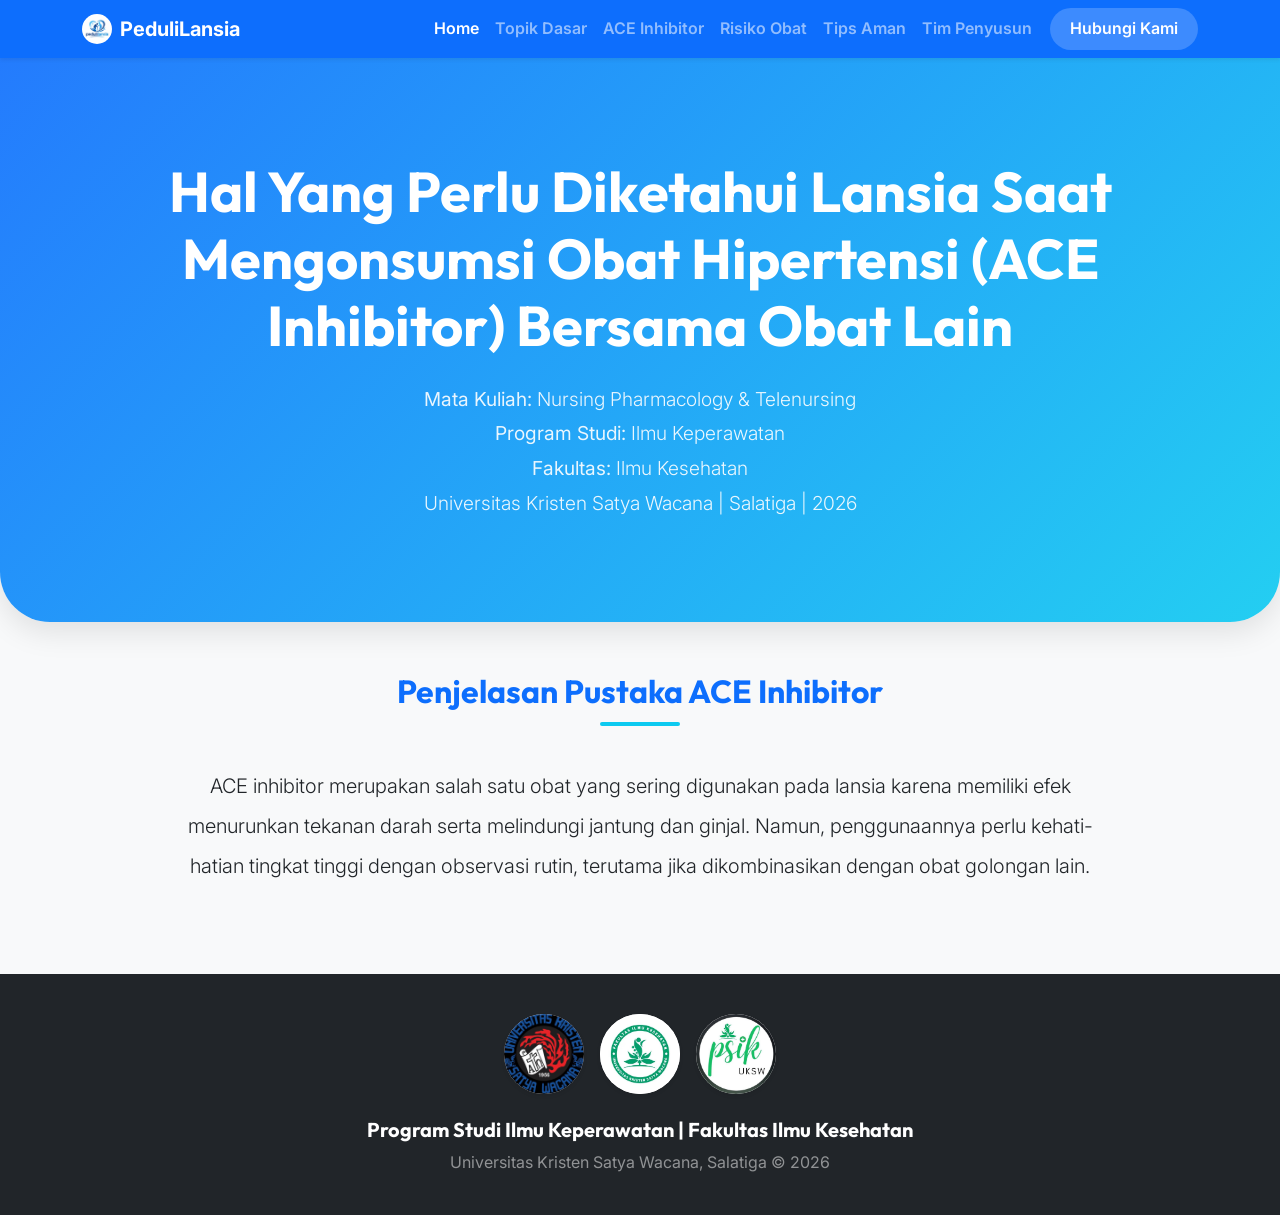
<file: index.html>
<!DOCTYPE html>
<html lang="id">

<head>
    <meta charset="UTF-8">
    <meta name="viewport" content="width=device-width, initial-scale=1.0">
    <title>Beranda - ACE Inhibitor pada Lansia</title>
    <!-- Fonts -->
    <link href="https://fonts.googleapis.com/css2?family=Inter:wght@300;400;600&family=Outfit:wght@400;700&display=swap"
        rel="stylesheet">
    <!-- Bootstrap CSS -->
    <link href="https://cdn.jsdelivr.net/npm/bootstrap@5.3.0/dist/css/bootstrap.min.css" rel="stylesheet">
    <!-- FontAwesome -->
    <link rel="stylesheet" href="https://cdnjs.cloudflare.com/ajax/libs/font-awesome/6.4.0/css/all.min.css">
    <!-- Custom CSS -->
    <link rel="stylesheet" href="styles.css">
</head>

<body>

    <!-- Navbar -->
    <nav class="navbar navbar-expand-lg navbar-dark bg-primary sticky-top shadow-sm">
        <div class="container">
            <a class="navbar-brand fw-bold d-flex align-items-center" href="index.html">
                <img src="assets/logo.jpeg" alt="Logo" width="30" height="30"
                    class="d-inline-block align-text-top me-2 rounded-circle" style="object-fit:cover;">
                PeduliLansia
            </a>
            <button class="navbar-toggler" type="button" data-bs-toggle="collapse" data-bs-target="#navbarNav">
                <span class="navbar-toggler-icon"></span>
            </button>
            <div class="collapse navbar-collapse" id="navbarNav">
                <ul class="navbar-nav ms-auto fw-semibold">
                    <li class="nav-item"><a class="nav-link active" href="index.html">Home</a></li>
                    <li class="nav-item"><a class="nav-link" href="latar-belakang.html">Topik Dasar</a></li>
                    <li class="nav-item"><a class="nav-link" href="ace-inhibitor.html">ACE Inhibitor</a></li>
                    <li class="nav-item"><a class="nav-link" href="penggunaan-risiko.html">Risiko Obat</a></li>
                    <li class="nav-item"><a class="nav-link" href="strategi-panduan.html">Tips Aman</a></li>
                    <li class="nav-item"><a class="nav-link" href="anggota.html">Tim Penyusun</a></li>
                    <li class="nav-item"><a class="nav-link nav-link-btn" href="hubungi-kami.html">Hubungi Kami</a></li>
                </ul>
            </div>
        </div>
    </nav>

    <!-- Hero Section -->
    <header class="hero-section">
        <div class="container">

            <h1 class="display-4 fw-bold">Hal Yang Perlu Diketahui Lansia Saat Mengonsumsi Obat Hipertensi (ACE
                Inhibitor) Bersama Obat Lain </h1>

            <div class="hero-subtitle mt-4">
                <p class="mb-1"><strong>Mata Kuliah:</strong> Nursing Pharmacology & Telenursing</p>
                <p class="mb-1"><strong>Program Studi:</strong> Ilmu Keperawatan</p>
                <p class="mb-1"><strong>Fakultas:</strong> Ilmu Kesehatan</p>
                <p class="mb-1">Universitas Kristen Satya Wacana | Salatiga | 2026</p>
            </div>
        </div>
    </header>

    <main class="container mt-5">
        <!-- Penjelasan ACE Inhibitor -->
        <section class="mb-5 pb-4">
            <h2 class="section-title">Penjelasan Pustaka ACE Inhibitor</h2>
            <div class="row justify-content-center">
                <div class="col-md-10 text-center">
                    <p class="lead" style="line-height: 2;">ACE inhibitor merupakan salah satu obat yang sering
                        digunakan pada lansia karena memiliki efek menurunkan tekanan darah serta melindungi jantung dan
                        ginjal. Namun, penggunaannya perlu kehati-hatian tingkat tinggi dengan observasi rutin, terutama
                        jika dikombinasikan dengan obat golongan lain.</p>
                </div>
            </div>
        </section>
    </main>

    <footer class="mt-auto">
        <div class="container">
            <div class="d-flex justify-content-center align-items-center gap-3 mb-4">
                <div class="footer-logo-circle">
                    <img src="assets/logo_uksw.jpeg" alt="Logo UKSW" class="footer-zoom">
                </div>
                <div class="footer-logo-circle">
                    <img src="assets/LOGOFIK.jpeg" alt="Logo FIK UKSW" class="footer-zoom"
                        onerror="this.src='assets/LOGOFIK.jpeg'">
                </div>
                <div class="footer-logo-circle">
                    <img src="assets/logo_psik.jpeg" alt="Logo PSIK" class="footer-zoom">
                </div>
            </div>
            <h5>Program Studi Ilmu Keperawatan | Fakultas Ilmu Kesehatan</h5>
            <p class="mb-0 text-white-50">Universitas Kristen Satya Wacana, Salatiga &copy; 2026</p>
        </div>
    </footer>

    <!-- Bootstrap JS -->
    <script src="https://cdn.jsdelivr.net/npm/bootstrap@5.3.0/dist/js/bootstrap.bundle.min.js"></script>
    <script src="script.js"></script>
</body>

</html>
</file>
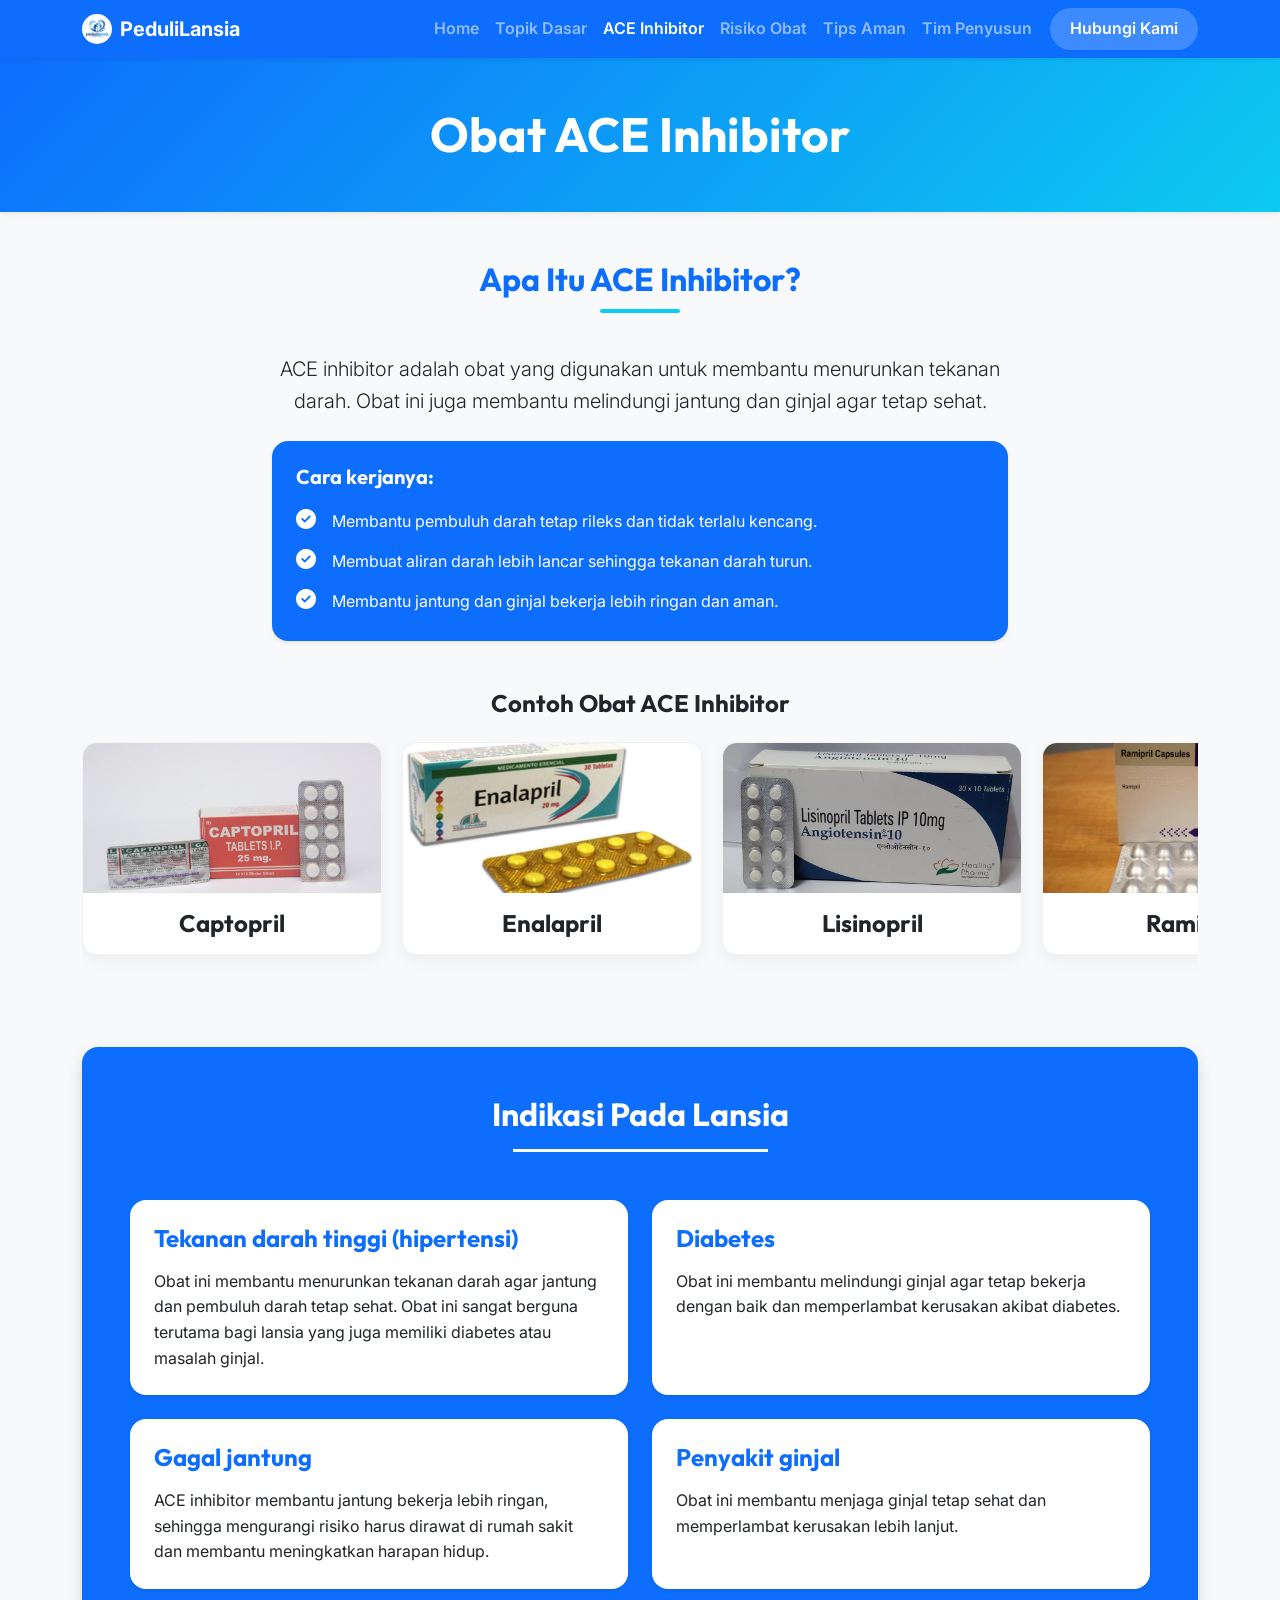
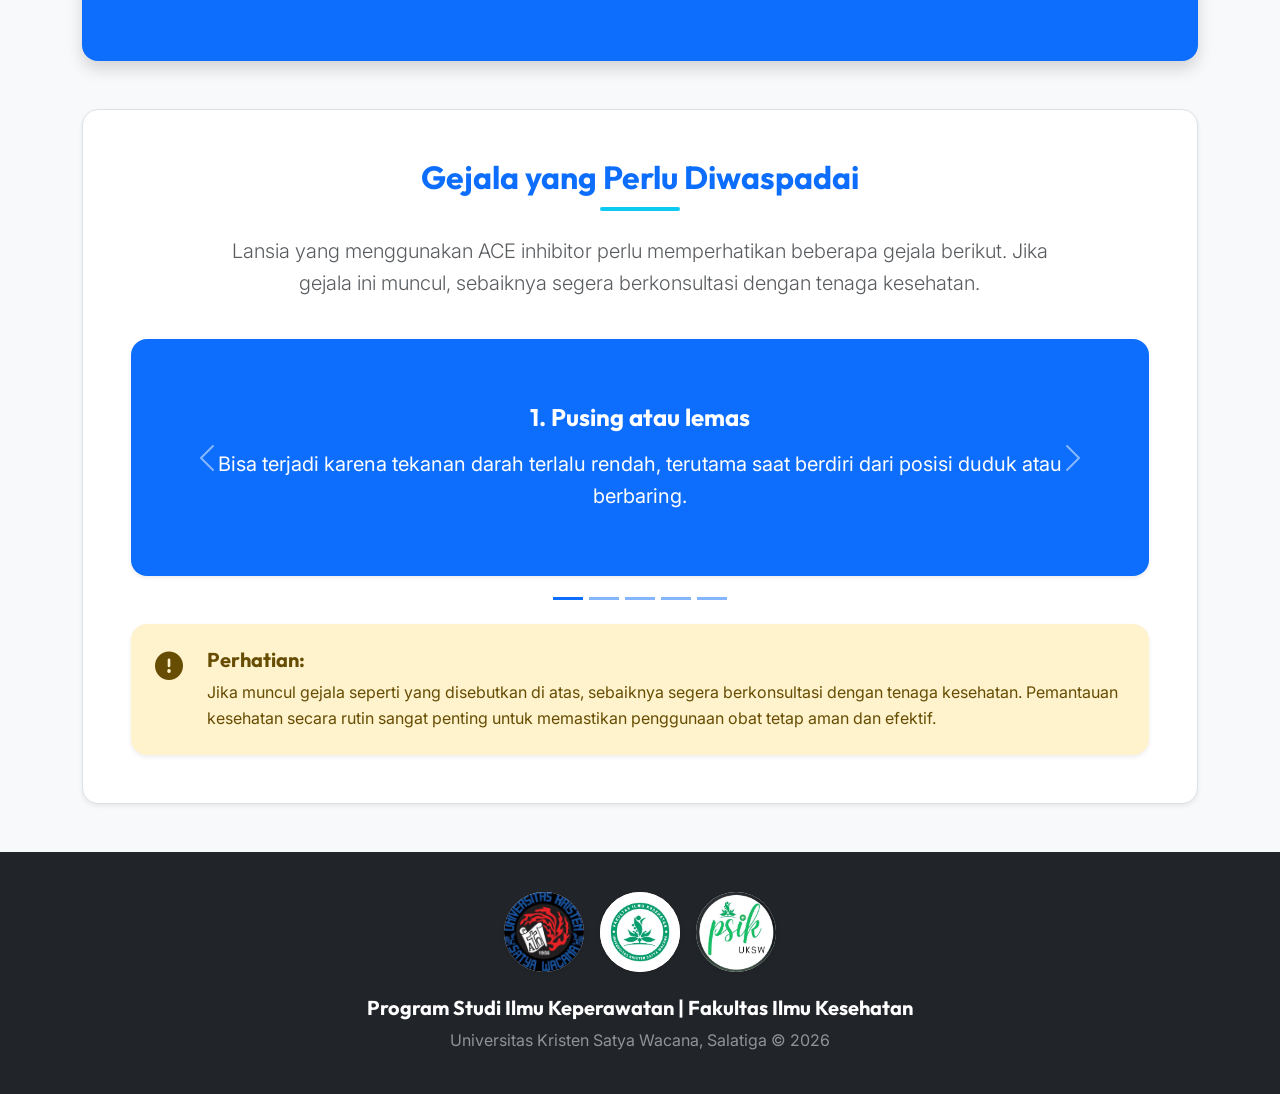
<file: ace-inhibitor.html>
<!DOCTYPE html>
<html lang="id">

<head>
    <meta charset="UTF-8">
    <meta name="viewport" content="width=device-width, initial-scale=1.0">
    <title>ACE Inhibitor - ACE Inhibitor pada Lansia</title>
    <!-- Fonts -->
    <link href="https://fonts.googleapis.com/css2?family=Inter:wght@300;400;600&family=Outfit:wght@400;700&display=swap"
        rel="stylesheet">
    <!-- Bootstrap CSS -->
    <link href="https://cdn.jsdelivr.net/npm/bootstrap@5.3.0/dist/css/bootstrap.min.css" rel="stylesheet">
    <!-- FontAwesome -->
    <link rel="stylesheet" href="https://cdnjs.cloudflare.com/ajax/libs/font-awesome/6.4.0/css/all.min.css">
    <!-- Custom CSS -->
    <link rel="stylesheet" href="styles.css">
</head>

<body>

    <!-- Navbar -->
    <nav class="navbar navbar-expand-lg navbar-dark bg-primary sticky-top shadow-sm">
        <div class="container">
            <a class="navbar-brand fw-bold d-flex align-items-center" href="index.html">
                <img src="assets/logo.jpeg" alt="Logo" width="30" height="30"
                    class="d-inline-block align-text-top me-2 rounded-circle" style="object-fit:cover;">
                PeduliLansia
            </a>
            <button class="navbar-toggler" type="button" data-bs-toggle="collapse" data-bs-target="#navbarNav">
                <span class="navbar-toggler-icon"></span>
            </button>
            <div class="collapse navbar-collapse" id="navbarNav">
                <ul class="navbar-nav ms-auto fw-semibold">
                    <li class="nav-item"><a class="nav-link" href="index.html">Home</a></li>
                    <li class="nav-item"><a class="nav-link" href="latar-belakang.html">Topik Dasar</a></li>
                    <li class="nav-item"><a class="nav-link active" href="ace-inhibitor.html">ACE Inhibitor</a></li>
                    <li class="nav-item"><a class="nav-link" href="penggunaan-risiko.html">Risiko Obat</a></li>
                    <li class="nav-item"><a class="nav-link" href="strategi-panduan.html">Tips Aman</a></li>
                    <li class="nav-item"><a class="nav-link" href="anggota.html">Tim Penyusun</a></li>
                    <li class="nav-item"><a class="nav-link nav-link-btn" href="hubungi-kami.html">Hubungi Kami</a></li>
                </ul>
            </div>
        </div>
    </nav>

    <!-- Header Kecil -->
    <header class="bg-primary text-white py-5 mb-5 text-center shadow-sm"
        style="background: linear-gradient(135deg, #0d6efd 0%, #0dcaf0 100%);">
        <div class="container">
            <h1 class="display-5 fw-bold mb-0">Obat ACE Inhibitor</h1>
        </div>
    </header>

    <main class="container">
        <!-- Apa Itu ACE Inhibitor -->
        <section class="mb-5 pb-4">
            <h2 class="section-title">Apa Itu ACE Inhibitor?</h2>
            <div class="row mb-5">
                <div class="col-md-8 mx-auto text-center">
                    <p class="lead">ACE inhibitor adalah obat yang digunakan untuk
                        membantu menurunkan tekanan darah. Obat ini juga membantu melindungi jantung dan ginjal agar
                        tetap sehat.</p>
                    <div class="mt-4 text-start bg-primary text-white p-4 rounded-4 shadow-sm border-0">
                        <h5 class="fw-bold text-white mb-3">Cara kerjanya:</h5>
                        <ul class="list-unstyled mb-0 fs-6 lh-lg">
                            <li class="mb-2 d-flex align-items-start">
                                <i class="fas fa-check-circle text-white me-3 mt-1 fs-5"></i>
                                <span>Membantu pembuluh darah tetap rileks dan tidak terlalu kencang.</span>
                            </li>
                            <li class="mb-2 d-flex align-items-start">
                                <i class="fas fa-check-circle text-white me-3 mt-1 fs-5"></i>
                                <span>Membuat aliran darah lebih lancar sehingga tekanan darah turun.</span>
                            </li>
                            <li class="d-flex align-items-start">
                                <i class="fas fa-check-circle text-white me-3 mt-1 fs-5"></i>
                                <span>Membantu jantung dan ginjal bekerja lebih ringan dan aman.</span>
                            </li>
                        </ul>
                    </div>
                </div>
            </div>

            <h4 class="text-center mb-4">Contoh Obat ACE Inhibitor</h4>
            <div class="horizontal-scrolling-container">
                <div class="card-item">
                    <div class="feature-card p-0 overflow-hidden">
                        <img src="assets/captopril.jpg" alt="Captopril" class="w-100 mb-3"
                            style="height: 150px; object-fit: cover;">
                        <h4 class="mb-3">Captopril</h4>
                    </div>
                </div>
                <div class="card-item">
                    <div class="feature-card p-0 overflow-hidden">
                        <img src="assets/enalapril.jpg" alt="Enalapril" class="w-100 mb-3"
                            style="height: 150px; object-fit: cover;">
                        <h4 class="mb-3">Enalapril</h4>
                    </div>
                </div>
                <div class="card-item">
                    <div class="feature-card p-0 overflow-hidden">
                        <img src="assets/Lisinopril.jpg" alt="Lisinopril" class="w-100 mb-3"
                            style="height: 150px; object-fit: cover;">
                        <h4 class="mb-3">Lisinopril</h4>
                    </div>
                </div>
                <div class="card-item">
                    <div class="feature-card p-0 overflow-hidden">
                        <img src="assets/Ramipril.jpg" alt="Ramipril" class="w-100 mb-3"
                            style="height: 150px; object-fit: cover;">
                        <h4 class="mb-3">Ramipril</h4>
                    </div>
                </div>
            </div>
        </section>

        <!-- Indikasi pada Lansia -->
        <section class="mb-5 py-5 bg-primary text-white rounded-4 shadow"
            style="min-height: 350px; display: flex; flex-direction: column; justify-content: center;">
            <div class="px-4 px-md-5">
                <h2 class="text-center mb-5 text-white" style="position: relative;">Indikasi Pada Lansia
                    <hr class="w-25 mx-auto border-light mt-3 opacity-100 border-3">
                </h2>
                <div class="row g-4 justify-content-center pb-4">
                    <div class="col-md-6">
                        <div class="card h-100 border-0 shadow-sm text-dark rounded-4">
                            <div class="card-body p-4">
                                <h4 class="card-title fw-bold text-primary mb-3">Tekanan darah tinggi (hipertensi)</h4>
                                <p class="card-text fs-6">Obat ini membantu menurunkan tekanan darah agar jantung dan
                                    pembuluh darah tetap sehat. Obat ini sangat berguna terutama bagi lansia yang juga
                                    memiliki diabetes atau masalah ginjal.</p>
                            </div>
                        </div>
                    </div>
                    <div class="col-md-6">
                        <div class="card h-100 border-0 shadow-sm text-dark rounded-4">
                            <div class="card-body p-4">
                                <h4 class="card-title fw-bold text-primary mb-3">Diabetes</h4>
                                <p class="card-text fs-6">Obat ini membantu melindungi ginjal agar tetap bekerja dengan
                                    baik dan memperlambat kerusakan akibat diabetes.</p>
                            </div>
                        </div>
                    </div>
                    <div class="col-md-6">
                        <div class="card h-100 border-0 shadow-sm text-dark rounded-4">
                            <div class="card-body p-4">
                                <h4 class="card-title fw-bold text-primary mb-3">Gagal jantung</h4>
                                <p class="card-text fs-6">ACE inhibitor membantu jantung bekerja lebih ringan, sehingga
                                    mengurangi risiko harus dirawat di rumah sakit dan membantu meningkatkan harapan
                                    hidup.</p>
                            </div>
                        </div>
                    </div>
                    <div class="col-md-6">
                        <div class="card h-100 border-0 shadow-sm text-dark rounded-4">
                            <div class="card-body p-4">
                                <h4 class="card-title fw-bold text-primary mb-3">Penyakit ginjal</h4>
                                <p class="card-text fs-6">Obat ini membantu menjaga ginjal tetap sehat dan memperlambat
                                    kerusakan lebih lanjut.</p>
                            </div>
                        </div>
                    </div>
                </div>
            </div>
        </section>

        <!-- Gejala yang Perlu Diwaspadai -->
        <section class="mb-5">
            <div class="bg-white p-4 p-md-5 rounded-4 shadow-sm border">
                <h2 class="section-title text-primary text-center mb-4">Gejala yang Perlu Diwaspadai</h2>
                <div class="row mb-4">
                    <div class="col-md-10 mx-auto text-center">
                        <p class="lead text-muted">Lansia yang menggunakan ACE inhibitor perlu memperhatikan beberapa
                            gejala
                            berikut. Jika gejala ini muncul, sebaiknya segera berkonsultasi dengan tenaga kesehatan.</p>
                    </div>
                </div>

                <!-- Carousel Gejala -->
                <div id="carouselGejala" class="carousel slide mb-5" data-bs-ride="carousel">
                    <div class="carousel-indicators" style="bottom: -50px;">
                        <button type="button" data-bs-target="#carouselGejala" data-bs-slide-to="0"
                            class="active bg-primary" aria-current="true" aria-label="Slide 1"></button>
                        <button type="button" data-bs-target="#carouselGejala" data-bs-slide-to="1" class="bg-primary"
                            aria-label="Slide 2"></button>
                        <button type="button" data-bs-target="#carouselGejala" data-bs-slide-to="2" class="bg-primary"
                            aria-label="Slide 3"></button>
                        <button type="button" data-bs-target="#carouselGejala" data-bs-slide-to="3" class="bg-primary"
                            aria-label="Slide 4"></button>
                        <button type="button" data-bs-target="#carouselGejala" data-bs-slide-to="4" class="bg-primary"
                            aria-label="Slide 5"></button>
                    </div>

                    <div class="carousel-inner rounded-4 shadow-sm">
                        <!-- Slide 1 -->
                        <div class="carousel-item active">
                            <div class="card border-0 bg-primary text-white p-4 py-5 text-center"
                                style="min-height: 200px; display: flex; justify-content: center; align-items: center;">
                                <div class="card-body">
                                    <h4 class="fw-bold mb-3">1. Pusing atau lemas</h4>
                                    <p class="fs-5 mb-0 opacity-90">Bisa terjadi karena tekanan darah terlalu rendah,
                                        terutama saat berdiri dari posisi duduk atau berbaring.</p>
                                </div>
                            </div>
                        </div>
                        <!-- Slide 2 -->
                        <div class="carousel-item">
                            <div class="card border-0 bg-primary text-white p-4 py-5 text-center"
                                style="min-height: 200px; display: flex; justify-content: center; align-items: center;">
                                <div class="card-body">
                                    <h4 class="fw-bold mb-3">2. Batuk kering terus-menerus</h4>
                                    <p class="fs-5 mb-0 opacity-90">Efek samping yang cukup sering terjadi. Batuk
                                        biasanya
                                        bersifat kering dan terjadi secara terus-menerus.</p>
                                </div>
                            </div>
                        </div>
                        <!-- Slide 3 -->
                        <div class="carousel-item">
                            <div class="card border-0 bg-primary text-white p-4 py-5 text-center"
                                style="min-height: 200px; display: flex; justify-content: center; align-items: center;">
                                <div class="card-body">
                                    <h4 class="fw-bold mb-3">3. Pembengkakan wajah</h4>
                                    <p class="fs-5 mb-0 opacity-90">Meskipun jarang, pembengkakan pada wajah, bibir,
                                        atau
                                        tenggorokan perlu diwaspadai sebagai tanda reaksi alergi.</p>
                                </div>
                            </div>
                        </div>
                        <!-- Slide 4 -->
                        <div class="carousel-item">
                            <div class="card border-0 bg-primary text-white p-4 py-5 text-center"
                                style="min-height: 200px; display: flex; justify-content: center; align-items: center;">
                                <div class="card-body">
                                    <h4 class="fw-bold mb-3">4. Masalah Urine / Kaki bengkak</h4>
                                    <p class="fs-5 mb-0 opacity-90">Berkurangnya jumlah urine atau pembengkakan pada
                                        kaki
                                        bisa menjadi tanda adanya gangguan pada fungsi ginjal.</p>
                                </div>
                            </div>
                        </div>
                        <!-- Slide 5 -->
                        <div class="carousel-item">
                            <div class="card border-0 bg-primary text-white p-4 py-5 text-center"
                                style="min-height: 200px; display: flex; justify-content: center; align-items: center;">
                                <div class="card-body">
                                    <h4 class="fw-bold mb-3">5. Detak jantung tidak teratur</h4>
                                    <p class="fs-5 mb-0 opacity-90">Dapat terjadi jika kadar kalium dalam darah
                                        meningkat
                                        terlalu tinggi (hiperkalemia).</p>
                                </div>
                            </div>
                        </div>
                    </div>

                    <button class="carousel-control-prev" type="button" data-bs-target="#carouselGejala"
                        data-bs-slide="prev">
                        <span class="carousel-control-prev-icon" aria-hidden="true"
                            style="filter: brightness(0) invert(1);"></span>
                        <span class="visually-hidden">Previous</span>
                    </button>
                    <button class="carousel-control-next" type="button" data-bs-target="#carouselGejala"
                        data-bs-slide="next">
                        <span class="carousel-control-next-icon" aria-hidden="true"
                            style="filter: brightness(0) invert(1);"></span>
                        <span class="visually-hidden">Next</span>
                    </button>
                </div>

                <div class="alert alert-warning border-0 rounded-4 shadow-sm p-4 d-flex align-items-start mb-0">
                    <i class="fas fa-exclamation-circle fs-3 me-4 mt-1"></i>
                    <div>
                        <h5 class="fw-bold mb-2">Perhatian:</h5>
                        <p class="mb-0">Jika muncul gejala seperti yang disebutkan di atas, sebaiknya segera
                            berkonsultasi
                            dengan tenaga kesehatan. Pemantauan kesehatan secara rutin sangat penting untuk memastikan
                            penggunaan obat tetap aman dan efektif.</p>
                    </div>
                </div>
            </div>
        </section>
    </main>

    <footer class="mt-auto">
        <div class="container">
            <div class="d-flex justify-content-center align-items-center gap-3 mb-4">
                <div class="footer-logo-circle">
                    <img src="assets/logo_uksw.jpeg" alt="Logo UKSW" class="footer-zoom">
                </div>
                <div class="footer-logo-circle">
                    <img src="assets/LOGOFIK.jpeg" alt="Logo FIK UKSW" class="footer-zoom"
                        onerror="this.src='assets/LOGOFIK.jpeg'">
                </div>
                <div class="footer-logo-circle">
                    <img src="assets/logo_psik.jpeg" alt="Logo PSIK" class="footer-zoom">
                </div>
            </div>
            <h5>Program Studi Ilmu Keperawatan | Fakultas Ilmu Kesehatan</h5>
            <p class="mb-0 text-white-50">Universitas Kristen Satya Wacana, Salatiga &copy; 2026</p>
        </div>


    </footer>

    <!-- Bootstrap JS -->
    <script src="https://cdn.jsdelivr.net/npm/bootstrap@5.3.0/dist/js/bootstrap.bundle.min.js"></script>
    <script src="script.js"></script>
</body>

</html>
</file>
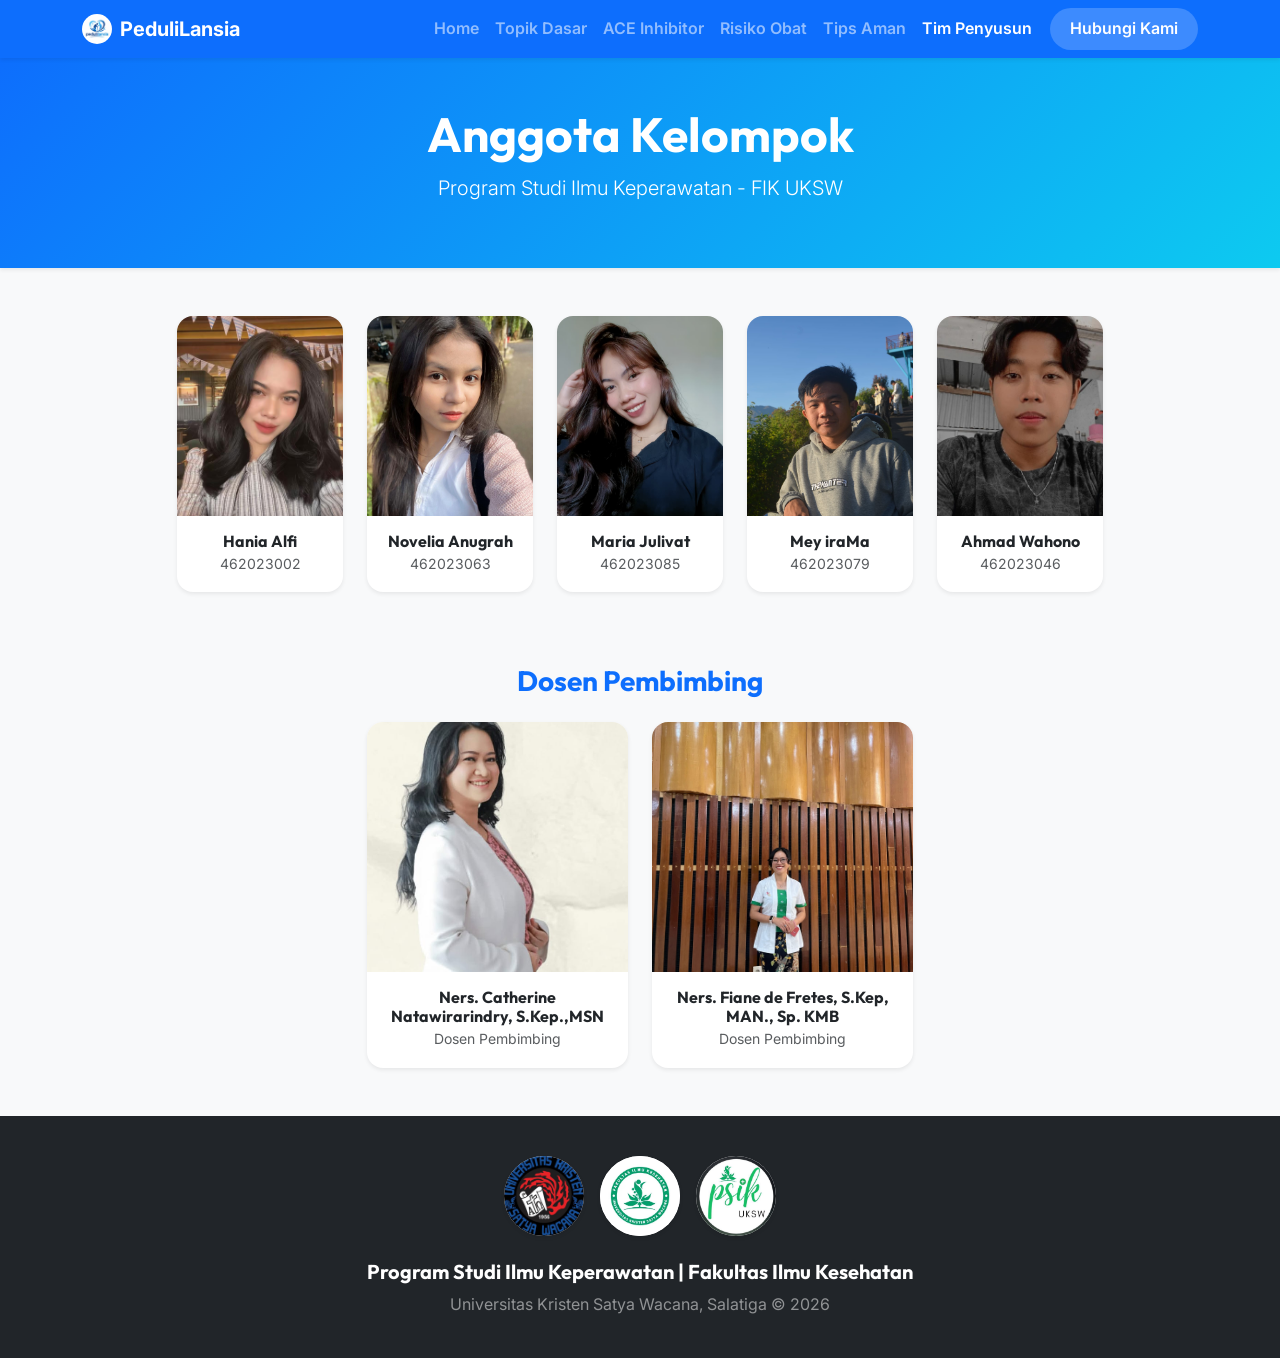
<file: anggota.html>
<!DOCTYPE html>
<html lang="id">

<head>
    <meta charset="UTF-8">
    <meta name="viewport" content="width=device-width, initial-scale=1.0">
    <title>Anggota Kelompok - ACE Inhibitor pada Lansia</title>
    <!-- Fonts -->
    <link href="https://fonts.googleapis.com/css2?family=Inter:wght@300;400;600&family=Outfit:wght@400;700&display=swap"
        rel="stylesheet">
    <!-- Bootstrap CSS -->
    <link href="https://cdn.jsdelivr.net/npm/bootstrap@5.3.0/dist/css/bootstrap.min.css" rel="stylesheet">
    <!-- FontAwesome -->
    <link rel="stylesheet" href="https://cdnjs.cloudflare.com/ajax/libs/font-awesome/6.4.0/css/all.min.css">
    <!-- Custom CSS -->
    <link rel="stylesheet" href="styles.css">
</head>

<body class="d-flex flex-column min-vh-100">

    <!-- Navbar -->
    <nav class="navbar navbar-expand-lg navbar-dark bg-primary sticky-top shadow-sm">
        <div class="container">
            <a class="navbar-brand fw-bold d-flex align-items-center" href="index.html">
                <img src="assets/logo.jpeg" alt="Logo" width="30" height="30"
                    class="d-inline-block align-text-top me-2 rounded-circle" style="object-fit:cover;">
                PeduliLansia
            </a>
            <button class="navbar-toggler" type="button" data-bs-toggle="collapse" data-bs-target="#navbarNav">
                <span class="navbar-toggler-icon"></span>
            </button>
            <div class="collapse navbar-collapse" id="navbarNav">
                <ul class="navbar-nav ms-auto fw-semibold">
                    <li class="nav-item"><a class="nav-link" href="index.html">Home</a></li>
                    <li class="nav-item"><a class="nav-link" href="latar-belakang.html">Topik Dasar</a></li>
                    <li class="nav-item"><a class="nav-link" href="ace-inhibitor.html">ACE Inhibitor</a></li>
                    <li class="nav-item"><a class="nav-link" href="penggunaan-risiko.html">Risiko Obat</a></li>
                    <li class="nav-item"><a class="nav-link" href="strategi-panduan.html">Tips Aman</a></li>
                    <li class="nav-item"><a class="nav-link active" href="anggota.html">Tim Penyusun</a></li>
                    <li class="nav-item"><a class="nav-link nav-link-btn" href="hubungi-kami.html">Hubungi Kami</a></li>
                </ul>
            </div>
        </div>
    </nav>

    <!-- Header Kecil -->
    <header class="bg-primary text-white py-5 mb-5 text-center shadow-sm"
        style="background: linear-gradient(135deg, #0d6efd 0%, #0dcaf0 100%);">
        <div class="container">
            <h1 class="display-5 fw-bold mb-0">Anggota Kelompok</h1>
            <p class="lead mt-2">Program Studi Ilmu Keperawatan - FIK UKSW</p>
        </div>
    </header>

    <main class="container mb-5">
        <div class="row g-4 justify-content-center">
            <!-- Anggota 1 -->
            <div class="col-6 col-md-4 col-lg-2">
                <div class="card border-0 shadow-sm rounded-4 overflow-hidden h-100 hover-elevate">
                    <img src="assets/haniaalfihanditiya.jpeg" class="card-img-top" alt="Anggota 1"
                        style="height: 200px; object-fit: cover;" onerror="this.src='assets/haniaalfihanditiya.jpeg'">
                    <div class="card-body text-center p-3">
                        <h6 class="fw-bold mb-0">Hania Alfi</h6>
                        <small class="text-muted">462023002</small>
                    </div>
                </div>
            </div>
            <!-- Anggota 2 -->
            <div class="col-6 col-md-4 col-lg-2">
                <div class="card border-0 shadow-sm rounded-4 overflow-hidden h-100 hover-elevate">
                    <img src="assets/noveliaanugrah.jpeg" class="card-img-top" alt="Anggota 2"
                        style="height: 200px; object-fit: cover;" onerror="this.src='assets/noveliaanugrah.jpeg'">
                    <div class="card-body text-center p-3">
                        <h6 class="fw-bold mb-0">Novelia Anugrah</h6>
                        <small class="text-muted">462023063</small>
                    </div>
                </div>
            </div>
            <!-- Anggota 3 -->
            <div class="col-6 col-md-4 col-lg-2">
                <div class="card border-0 shadow-sm rounded-4 overflow-hidden h-100 hover-elevate">
                    <img src="assets/mariajulivat.jpeg" class="card-img-top" alt="Anggota 3"
                        style="height: 200px; object-fit: cover;" onerror="this.src='assets/mariajulivat.jpeg'">
                    <div class="card-body text-center p-3">
                        <h6 class="fw-bold mb-0">Maria Julivat</h6>
                        <small class="text-muted">462023085</small>
                    </div>
                </div>
            </div>
            <!-- Anggota 4 -->
            <div class="col-6 col-md-4 col-lg-2">
                <div class="card border-0 shadow-sm rounded-4 overflow-hidden h-100 hover-elevate">
                    <img src="assets/meyirama.jpeg" class="card-img-top" alt="Anggota 4"
                        style="height: 200px; object-fit: cover;" onerror="this.src='assets/meyirama.jpeg'">
                    <div class="card-body text-center p-3">
                        <h6 class="fw-bold mb-0">Mey iraMa</h6>
                        <small class="text-muted">462023079</small>
                    </div>
                </div>
            </div>
            <!-- Anggota 5 -->
            <div class="col-6 col-md-4 col-lg-2">
                <div class="card border-0 shadow-sm rounded-4 overflow-hidden h-100 hover-elevate">
                    <img src="assets/ahmadwahono.jpeg" class="card-img-top" alt="Anggota 5"
                        style="height: 200px; object-fit: cover;" onerror="this.src='assets/ahmadwahono.jpeg'">
                    <div class="card-body text-center p-3">
                        <h6 class="fw-bold mb-0">Ahmad Wahono</h6>
                        <small class="text-muted">462023046</small>
                    </div>
                </div>
            </div>
        </div>

        <!-- Dosen Pembimbing -->
        <div class="mt-5 pt-4">
            <h3 class="text-center fw-bold text-primary mb-4">Dosen Pembimbing</h3>
            <div class="row g-4 justify-content-center">
                <!-- Pembimbing 1 -->
                <div class="col-8 col-md-4 col-lg-3">
                    <div class="card border-0 shadow-sm rounded-4 overflow-hidden h-100 hover-elevate">
                        <img src="assets/ners_catherine.jpeg" class="card-img-top" alt="Dosen Pembimbing 1"
                            style="height: 250px; object-fit: cover;">
                        <div class="card-body text-center p-3">
                            <h6 class="fw-bold mb-0">Ners. Catherine Natawirarindry, S.Kep.,MSN</h6>
                            <small class="text-muted">Dosen Pembimbing</small>
                        </div>
                    </div>
                </div>
                <!-- Pembimbing 2 -->
                <div class="col-8 col-md-4 col-lg-3">
                    <div class="card border-0 shadow-sm rounded-4 overflow-hidden h-100 hover-elevate">
                        <img src="assets/ners_fiane.jpeg" class="card-img-top" alt="Dosen Pembimbing 2"
                            style="height: 250px; object-fit: cover;">
                        <div class="card-body text-center p-3">
                            <h6 class="fw-bold mb-0">Ners. Fiane de Fretes, S.Kep, MAN., Sp. KMB</h6>
                            <small class="text-muted">Dosen Pembimbing</small>
                        </div>
                    </div>
                </div>
            </div>
        </div>
    </main>

    <footer class="mt-auto">
        <div class="container">
            <div class="d-flex justify-content-center align-items-center gap-3 mb-4">
                <div class="footer-logo-circle">
                    <img src="assets/logo_uksw.jpeg" alt="Logo UKSW" class="footer-zoom">
                </div>
                <div class="footer-logo-circle">
                    <img src="assets/LOGOFIK.jpeg" alt="Logo FIK UKSW" class="footer-zoom"
                        onerror="this.src='assets/LOGOFIK.jpeg'">
                </div>
                <div class="footer-logo-circle">
                    <img src="assets/logo_psik.jpeg" alt="Logo PSIK" class="footer-zoom">
                </div>
            </div>
        </div>
        <h5>Program Studi Ilmu Keperawatan | Fakultas Ilmu Kesehatan</h5>
        <p class="mb-0 text-white-50">Universitas Kristen Satya Wacana, Salatiga &copy; 2026</p>
        </div>
    </footer>

    <!-- Bootstrap JS -->
    <script src="https://cdn.jsdelivr.net/npm/bootstrap@5.3.0/dist/js/bootstrap.bundle.min.js"></script>
    <script src="script.js"></script>
</body>

</html>
</file>
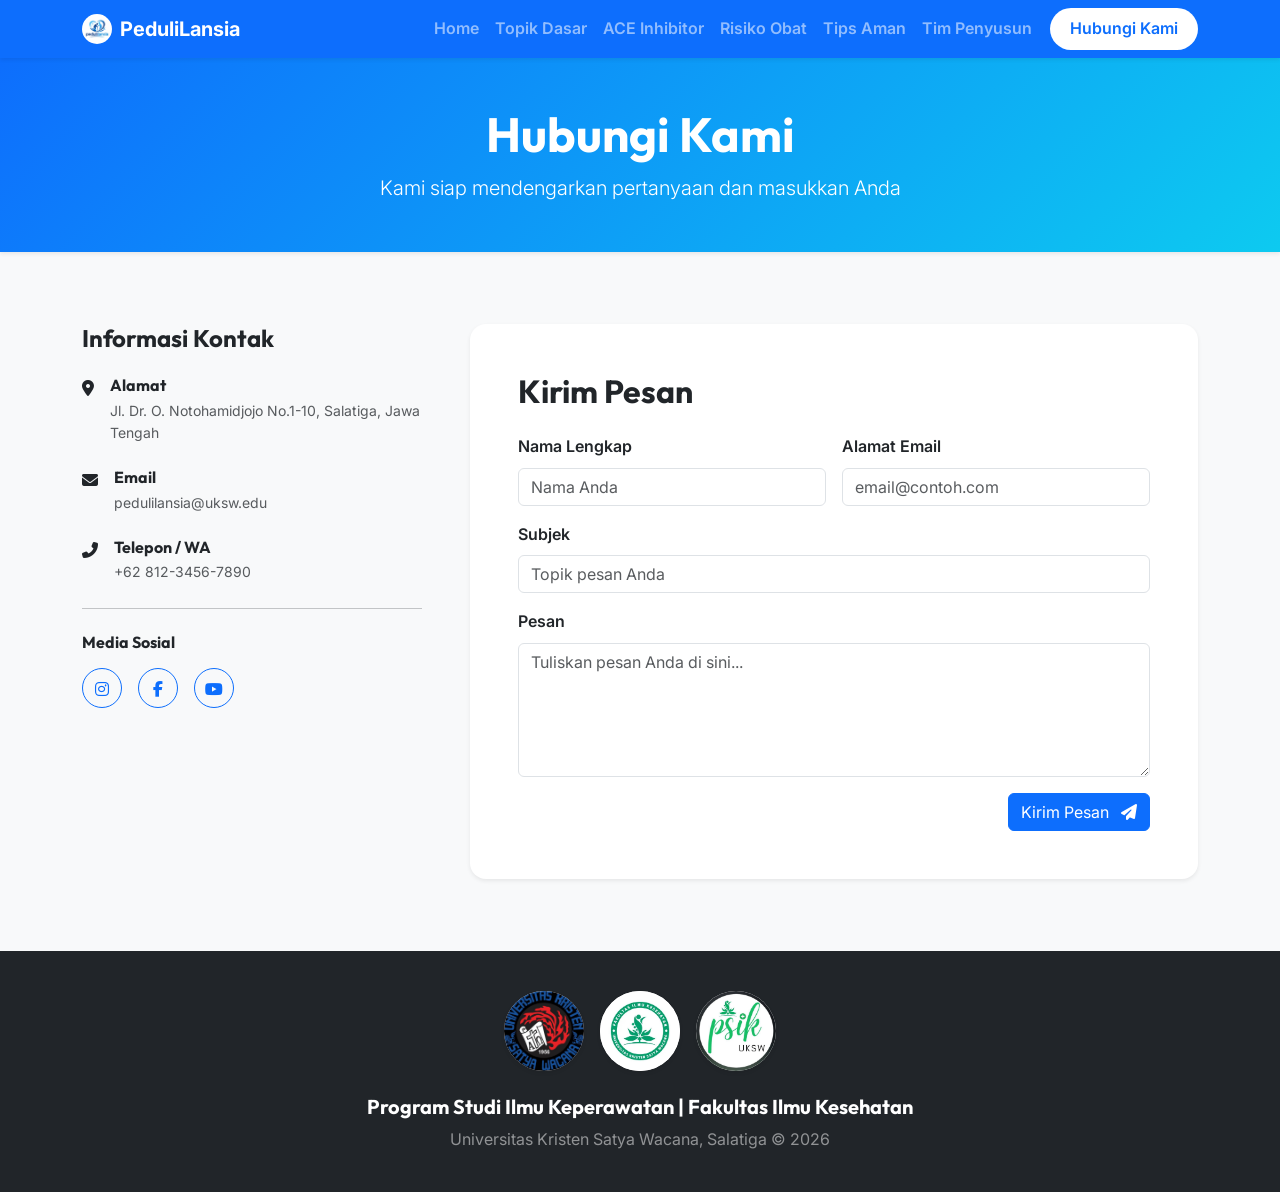
<file: hubungi-kami.html>
<!DOCTYPE html>
<html lang="id">

<head>
    <meta charset="UTF-8">
    <meta name="viewport" content="width=device-width, initial-scale=1.0">
    <title>Hubungi Kami - ACE Inhibitor pada Lansia</title>
    <!-- Fonts -->
    <link href="https://fonts.googleapis.com/css2?family=Inter:wght@300;400;600&family=Outfit:wght@400;700&display=swap"
        rel="stylesheet">
    <!-- Bootstrap CSS -->
    <link href="https://cdn.jsdelivr.net/npm/bootstrap@5.3.0/dist/css/bootstrap.min.css" rel="stylesheet">
    <!-- FontAwesome -->
    <link rel="stylesheet" href="https://cdnjs.cloudflare.com/ajax/libs/font-awesome/6.4.0/css/all.min.css">
    <!-- Custom CSS -->
    <link rel="stylesheet" href="styles.css">
</head>

<body class="d-flex flex-column min-vh-100 bg-light">

    <!-- Navbar -->
    <nav class="navbar navbar-expand-lg navbar-dark bg-primary sticky-top shadow-sm">
        <div class="container">
            <a class="navbar-brand fw-bold d-flex align-items-center" href="index.html">
                <img src="assets/logo.jpeg" alt="Logo" width="30" height="30"
                    class="d-inline-block align-text-top me-2 rounded-circle" style="object-fit:cover;">
                PeduliLansia
            </a>
            <button class="navbar-toggler" type="button" data-bs-toggle="collapse" data-bs-target="#navbarNav">
                <span class="navbar-toggler-icon"></span>
            </button>
            <div class="collapse navbar-collapse" id="navbarNav">
                <ul class="navbar-nav ms-auto fw-semibold">
                    <li class="nav-item"><a class="nav-link" href="index.html">Home</a></li>
                    <li class="nav-item"><a class="nav-link" href="latar-belakang.html">Topik Dasar</a></li>
                    <li class="nav-item"><a class="nav-link" href="ace-inhibitor.html">ACE Inhibitor</a></li>
                    <li class="nav-item"><a class="nav-link" href="penggunaan-risiko.html">Risiko Obat</a></li>
                    <li class="nav-item"><a class="nav-link" href="strategi-panduan.html">Tips Aman</a></li>
                    <li class="nav-item"><a class="nav-link" href="anggota.html">Tim Penyusun</a></li>
                    <li class="nav-item"><a class="nav-link nav-link-btn active" href="hubungi-kami.html">Hubungi
                            Kami</a></li>
                </ul>
            </div>
        </div>
    </nav>

    <!-- Header Kecil -->
    <header class="bg-primary text-white py-5 text-center shadow-sm"
        style="background: linear-gradient(135deg, #0d6efd 0%, #0dcaf0 100%);">
        <div class="container">
            <h1 class="display-5 fw-bold mb-0">Hubungi Kami</h1>
            <p class="lead mt-2 mb-0">Kami siap mendengarkan pertanyaan dan masukkan Anda</p>
        </div>
    </header>

    <main class="container py-5 my-4">
        <div class="row g-5">
            <!-- Info Kontak -->
            <div class="col-lg-4">
                <div class="contact-info-card">
                    <h4 class="fw-bold mb-4">Informasi Kontak</h4>

                    <div class="d-flex mb-4">
                        <div class="contact-icon-box me-3">
                            <i class="fas fa-map-marker-alt"></i>
                        </div>
                        <div>
                            <h6 class="fw-bold mb-1">Alamat</h6>
                            <p class="text-muted small mb-0">Jl. Dr. O. Notohamidjojo No.1-10, Salatiga, Jawa Tengah</p>
                        </div>
                    </div>

                    <div class="d-flex mb-4">
                        <div class="contact-icon-box me-3">
                            <i class="fas fa-envelope"></i>
                        </div>
                        <div>
                            <h6 class="fw-bold mb-1">Email</h6>
                            <p class="text-muted small mb-0">pedulilansia@uksw.edu</p>
                        </div>
                    </div>

                    <div class="d-flex mb-4">
                        <div class="contact-icon-box me-3">
                            <i class="fas fa-phone-alt"></i>
                        </div>
                        <div>
                            <h6 class="fw-bold mb-1">Telepon / WA</h6>
                            <p class="text-muted small mb-0">+62 812-3456-7890</p>
                        </div>
                    </div>

                    <hr class="my-4 opacity-25">

                    <h6 class="fw-bold mb-3">Media Sosial</h6>
                    <div class="d-flex gap-3">
                        <a href="#" class="btn btn-outline-primary rounded-circle p-2"
                            style="width: 40px; height: 40px;"><i class="fab fa-instagram"></i></a>
                        <a href="#" class="btn btn-outline-primary rounded-circle p-2"
                            style="width: 40px; height: 40px;"><i class="fab fa-facebook-f"></i></a>
                        <a href="#" class="btn btn-outline-primary rounded-circle p-2"
                            style="width: 40px; height: 40px;"><i class="fab fa-youtube"></i></a>
                    </div>
                </div>
            </div>

            <!-- Formulir Kontak -->
            <div class="col-lg-8">
                <div class="bg-white p-4 p-md-5 rounded-4 shadow-sm">
                    <h2 class="fw-bold mb-4">Kirim Pesan</h2>
                    <form id="contactForm">
                        <div class="row g-3">
                            <div class="col-md-6">
                                <label class="form-label fw-semibold">Nama Lengkap</label>
                                <input type="text" class="form-control form-control-custom" placeholder="Nama Anda"
                                    required>
                            </div>
                            <div class="col-md-6">
                                <label class="form-label fw-semibold">Alamat Email</label>
                                <input type="email" class="form-control form-control-custom"
                                    placeholder="email@contoh.com" required>
                            </div>
                            <div class="col-12">
                                <label class="form-label fw-semibold">Subjek</label>
                                <input type="text" class="form-control form-control-custom"
                                    placeholder="Topik pesan Anda" required>
                            </div>
                            <div class="col-12">
                                <label class="form-label fw-semibold">Pesan</label>
                                <textarea class="form-control form-control-custom" rows="5"
                                    placeholder="Tuliskan pesan Anda di sini..." required></textarea>
                            </div>
                            <div class="col-12 text-end">
                                <button type="submit" class="btn btn-primary btn-submit-custom">Kirim Pesan <i
                                        class="fas fa-paper-plane ms-2"></i></button>
                            </div>
                        </div>
                    </form>
                </div>
            </div>
        </div>


    </main>

    <footer class="mt-auto">
        <div class="container">
            <div class="d-flex justify-content-center align-items-center gap-3 mb-4">
                <div class="footer-logo-circle">
                    <img src="assets/logo_uksw.jpeg" alt="Logo UKSW" class="footer-zoom">
                </div>
                <div class="footer-logo-circle">
                    <img src="assets/LOGOFIK.jpeg" alt="Logo FIK UKSW" class="footer-zoom"
                        onerror="this.src='assets/LOGOFIK.jpeg'">
                </div>
                <div class="footer-logo-circle">
                    <img src="assets/logo_psik.jpeg" alt="Logo PSIK" class="footer-zoom">
                </div>
            </div>
            <h5>Program Studi Ilmu Keperawatan | Fakultas Ilmu Kesehatan</h5>
            <p class="mb-0 text-white-50">Universitas Kristen Satya Wacana, Salatiga &copy; 2026</p>
        </div>
    </footer>

    <!-- Bootstrap JS -->
    <script src="https://cdn.jsdelivr.net/npm/bootstrap@5.3.0/dist/js/bootstrap.bundle.min.js"></script>
    <script>
        document.getElementById('contactForm')?.addEventListener('submit', function (e) {
            e.preventDefault();
            alert('Terima kasih! Pesan Anda telah terkirim.');
            this.reset();
        });
    </script>
</body>

</html>
</file>
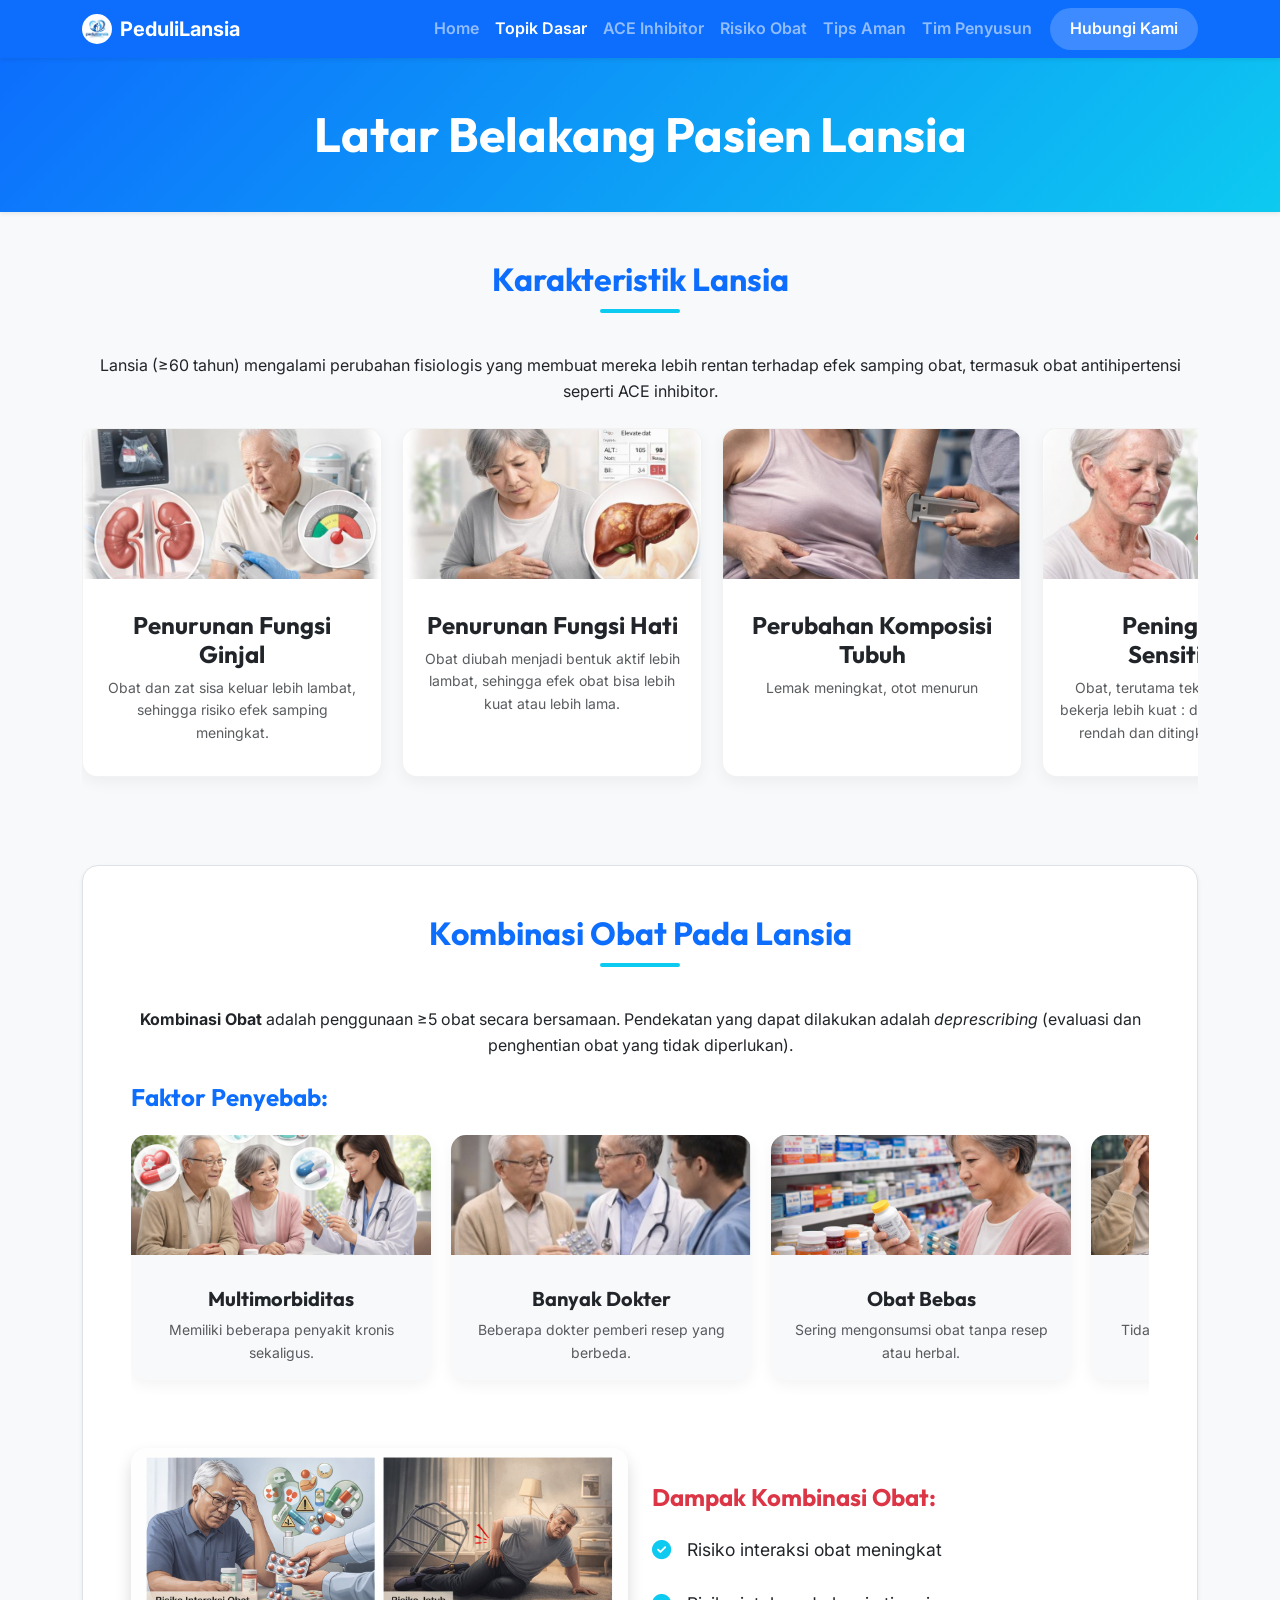
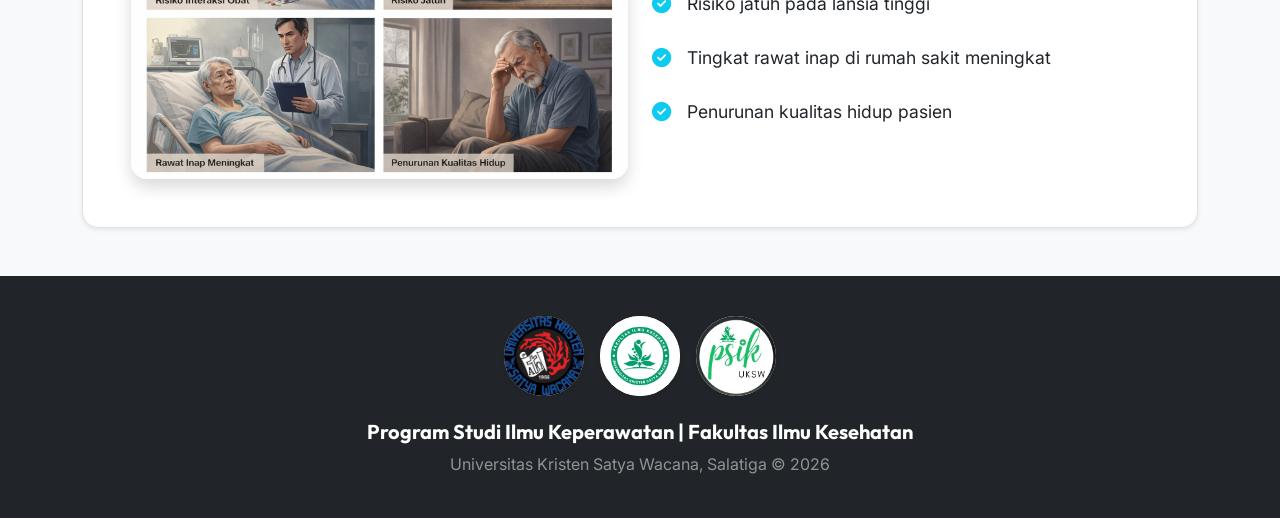
<file: latar-belakang.html>
<!DOCTYPE html>
<html lang="id">

<head>
    <meta charset="UTF-8">
    <meta name="viewport" content="width=device-width, initial-scale=1.0">
    <title>Latar Belakang - ACE Inhibitor pada Lansia</title>
    <!-- Fonts -->
    <link href="https://fonts.googleapis.com/css2?family=Inter:wght@300;400;600&family=Outfit:wght@400;700&display=swap"
        rel="stylesheet">
    <!-- Bootstrap CSS -->
    <link href="https://cdn.jsdelivr.net/npm/bootstrap@5.3.0/dist/css/bootstrap.min.css" rel="stylesheet">
    <!-- FontAwesome -->
    <link rel="stylesheet" href="https://cdnjs.cloudflare.com/ajax/libs/font-awesome/6.4.0/css/all.min.css">
    <!-- Custom CSS -->
    <link rel="stylesheet" href="styles.css">
</head>

<body>

    <!-- Navbar -->
    <nav class="navbar navbar-expand-lg navbar-dark bg-primary sticky-top shadow-sm">
        <div class="container">
            <a class="navbar-brand fw-bold d-flex align-items-center" href="index.html">
                <img src="assets/logo.jpeg" alt="Logo" width="30" height="30"
                    class="d-inline-block align-text-top me-2 rounded-circle" style="object-fit:cover;">
                PeduliLansia
            </a>
            <button class="navbar-toggler" type="button" data-bs-toggle="collapse" data-bs-target="#navbarNav">
                <span class="navbar-toggler-icon"></span>
            </button>
            <div class="collapse navbar-collapse" id="navbarNav">
                <ul class="navbar-nav ms-auto fw-semibold">
                    <li class="nav-item"><a class="nav-link" href="index.html">Home</a></li>
                    <li class="nav-item"><a class="nav-link active" href="latar-belakang.html">Topik Dasar</a></li>
                    <li class="nav-item"><a class="nav-link" href="ace-inhibitor.html">ACE Inhibitor</a></li>
                    <li class="nav-item"><a class="nav-link" href="penggunaan-risiko.html">Risiko Obat</a></li>
                    <li class="nav-item"><a class="nav-link" href="strategi-panduan.html">Tips Aman</a></li>
                    <li class="nav-item"><a class="nav-link" href="anggota.html">Tim Penyusun</a></li>
                    <li class="nav-item"><a class="nav-link nav-link-btn" href="hubungi-kami.html">Hubungi Kami</a></li>
                </ul>
            </div>
        </div>
    </nav>

    <!-- Header Kecil -->
    <header class="bg-primary text-white py-5 mb-5 text-center shadow-sm"
        style="background: linear-gradient(135deg, #0d6efd 0%, #0dcaf0 100%);">
        <div class="container">
            <h1 class="display-5 fw-bold mb-0">Latar Belakang Pasien Lansia</h1>
        </div>
    </header>

    <main class="container">
        <!-- Karakteristik Lansia -->
        <section class="mb-5 pb-4">
            <h2 class="section-title">Karakteristik Lansia</h2>
            <p class="text-center mb-4">Lansia (≥60 tahun) mengalami perubahan fisiologis yang membuat mereka lebih
                rentan terhadap efek samping obat, termasuk obat antihipertensi seperti ACE inhibitor.</p>

            <div class="horizontal-scrolling-container pb-3">
                <div class="card-item">
                    <div class="feature-card p-0 overflow-hidden">
                        <img src="assets/Penurunanfungsiginjal.jpeg" alt="Penurunan Fungsi Ginjal" class="w-100 mb-3"
                            style="height: 150px; object-fit: cover;">
                        <div class="p-3">
                            <h4>Penurunan Fungsi Ginjal</h4>
                            <p class="text-muted small">Obat dan zat sisa keluar lebih lambat, sehingga risiko efek
                                samping meningkat.
                            </p>
                        </div>
                    </div>
                </div>
                <div class="card-item">
                    <div class="feature-card p-0 overflow-hidden">
                        <img src="assets/Penurunanfungsihati.jpeg" alt="Penurunan Fungsi Hati" class="w-100 mb-3"
                            style="height: 150px; object-fit: cover;">
                        <div class="p-3">
                            <h4>Penurunan Fungsi Hati</h4>
                            <p class="text-muted small">Obat diubah menjadi bentuk aktif lebih lambat, sehingga efek
                                obat bisa lebih kuat atau lebih lama.</p>
                        </div>
                    </div>
                </div>
                <div class="card-item">
                    <div class="feature-card p-0 overflow-hidden">
                        <img src="assets/Perubahankomposisitubuh.jpeg" alt="Perubahan Komposisi Tubuh"
                            class="w-100 mb-3" style="height: 150px; object-fit: cover;">
                        <div class="p-3">
                            <h4>Perubahan Komposisi Tubuh</h4>
                            <p class="text-muted small">Lemak meningkat, otot menurun</p>
                        </div>
                    </div>
                </div>
                <div class="card-item">
                    <div class="feature-card p-0 overflow-hidden">
                        <img src="assets/Peningkatansensitivitasterhadapobat.jpeg" alt="Peningkatan Sensitivitas"
                            class="w-100 mb-3" style="height: 150px; object-fit: cover;">
                        <div class="p-3">
                            <h4>Peningkatan Sensitivitas</h4>
                            <p class="text-muted small">Obat, terutama tekanan darah, bisa bekerja lebih kuat : dosis
                                biasanya mulai rendah dan ditingkatkan perlahan.</p>
                        </div>
                    </div>
                </div>
            </div>
        </section>

        <!-- Polifarmasi -->
        <section class="mb-5 pb-4 bg-white p-4 p-md-5 rounded-4 shadow-sm border">
            <h2 class="section-title">Kombinasi Obat Pada Lansia</h2>
            <p class="text-center mb-4"><strong>Kombinasi Obat</strong> adalah penggunaan ≥5 obat secara bersamaan.
                Pendekatan yang dapat dilakukan adalah <em>deprescribing</em> (evaluasi dan penghentian obat yang tidak
                diperlukan).</p>

            <h4 class="mb-4 text-primary">Faktor Penyebab:</h4>
            <div class="horizontal-scrolling-container mb-5">
                <div class="card-item">
                    <div class="feature-card border-0 bg-light p-0 overflow-hidden">
                        <img src="assets/home.png" alt="Multimorbiditas" class="w-100 mb-3"
                            style="height: 120px; object-fit: cover;">
                        <div class="p-3">
                            <h5>Multimorbiditas</h5>
                            <p class="small text-muted mb-0">Memiliki beberapa penyakit kronis sekaligus.</p>
                        </div>
                    </div>
                </div>
                <div class="card-item">
                    <div class="feature-card border-0 bg-light p-0 overflow-hidden">
                        <img src="assets/dokter.jpeg" alt="Banyak Dokter" class="w-100 mb-3"
                            style="height: 120px; object-fit: cover;">
                        <div class="p-3">
                            <h5>Banyak Dokter</h5>
                            <p class="small text-muted mb-0">Beberapa dokter pemberi resep yang berbeda.</p>
                        </div>
                    </div>
                </div>
                <div class="card-item">
                    <div class="feature-card border-0 bg-light p-0 overflow-hidden">
                        <img src="assets/Penggunaanobatbebas.png" alt="Obat Bebas" class="w-100 mb-3"
                            style="height: 120px; object-fit: cover;">
                        <div class="p-3">
                            <h5>Obat Bebas</h5>
                            <p class="small text-muted mb-0">Sering mengonsumsi obat tanpa resep atau herbal.</p>
                        </div>
                    </div>
                </div>
                <div class="card-item">
                    <div class="feature-card border-0 bg-light p-0 overflow-hidden">
                        <img src="assets/Tidakadaevaluasiobatberkala.png" alt="Tanpa Evaluasi" class="w-100 mb-3"
                            style="height: 120px; object-fit: cover;">
                        <div class="p-3">
                            <h5>Tanpa Evaluasi</h5>
                            <p class="small text-muted mb-0">Tidak ada evaluasi obat berkala oleh nakes.</p>
                        </div>
                    </div>
                </div>
            </div>

            <div class="row align-items-center">
                <div class="col-md-6 mb-4 mb-md-0">
                    <img src="assets/dampak_polifarmasi.jpeg" alt="Dampak Polifarmasi"
                        class="img-fluid rounded-4 shadow">
                </div>
                <div class="col-md-6">
                    <h4 class="text-danger mb-3">Dampak Kombinasi Obat:</h4>
                    <ul class="list-group custom-list-group">
                        <li class="list-group-item">Risiko interaksi obat meningkat</li>
                        <li class="list-group-item">Risiko jatuh pada lansia tinggi</li>
                        <li class="list-group-item">Tingkat rawat inap di rumah sakit meningkat</li>
                        <li class="list-group-item">Penurunan kualitas hidup pasien</li>
                    </ul>
                </div>
            </div>
        </section>
    </main>

    <footer class="mt-auto">
        <div class="container">
            <div class="d-flex justify-content-center align-items-center gap-3 mb-4">
                <div class="footer-logo-circle">
                    <img src="assets/logo_uksw.jpeg" alt="Logo UKSW" class="footer-zoom">
                </div>
                <div class="footer-logo-circle">
                    <img src="assets/LOGOFIK.jpeg" alt="Logo FIK UKSW" class="footer-zoom"
                        onerror="this.src='assets/LOGOFIK.jpeg'">
                </div>
                <div class="footer-logo-circle">
                    <img src="assets/logo_psik.jpeg" alt="Logo PSIK" class="footer-zoom">
                </div>
            </div>
        </div>
        <h5>Program Studi Ilmu Keperawatan | Fakultas Ilmu Kesehatan</h5>
        <p class="mb-0 text-white-50">Universitas Kristen Satya Wacana, Salatiga &copy; 2026</p>
        </div>
    </footer>

    <!-- Bootstrap JS -->
    <script src="https://cdn.jsdelivr.net/npm/bootstrap@5.3.0/dist/js/bootstrap.bundle.min.js"></script>
    <script src="script.js"></script>
</body>

</html>
</file>
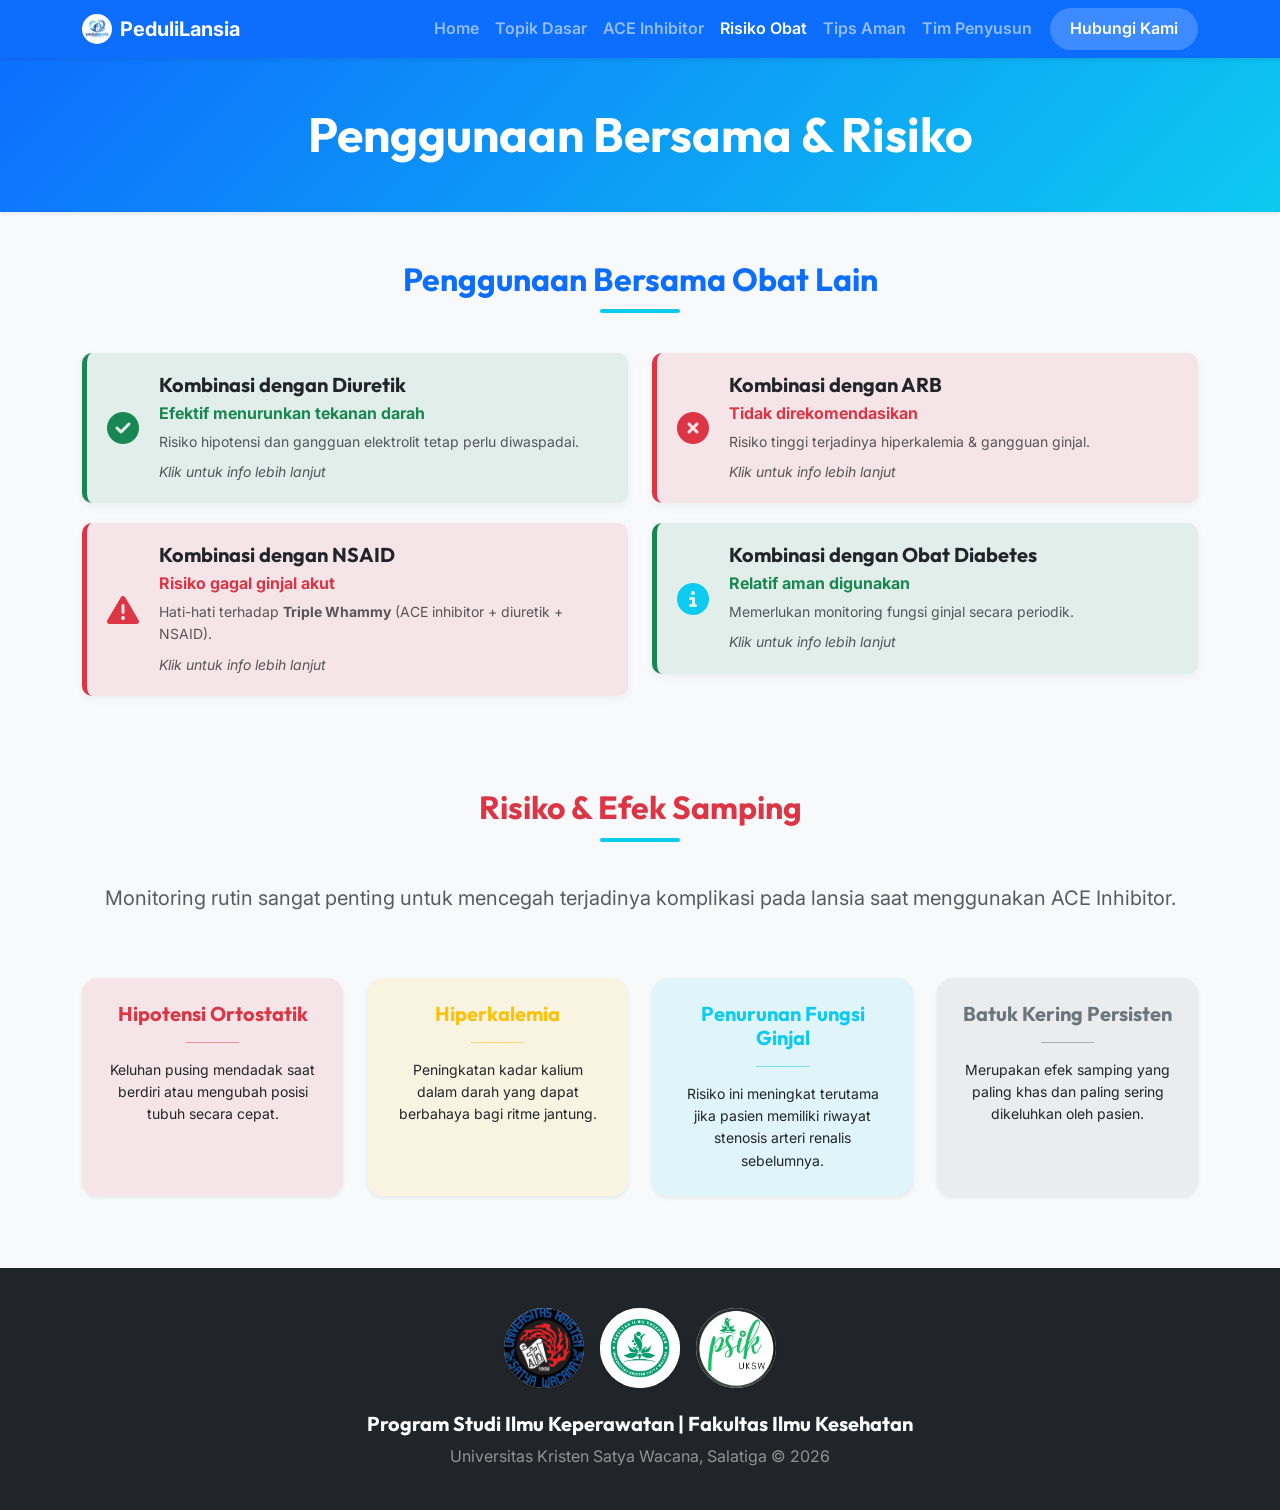
<file: penggunaan-risiko.html>
<!DOCTYPE html>
<html lang="id">

<head>
    <meta charset="UTF-8">
    <meta name="viewport" content="width=device-width, initial-scale=1.0">
    <title>Penggunaan & Risiko - ACE Inhibitor pada Lansia</title>
    <!-- Fonts -->
    <link href="https://fonts.googleapis.com/css2?family=Inter:wght@300;400;600&family=Outfit:wght@400;700&display=swap"
        rel="stylesheet">
    <!-- Bootstrap CSS -->
    <link href="https://cdn.jsdelivr.net/npm/bootstrap@5.3.0/dist/css/bootstrap.min.css" rel="stylesheet">
    <!-- FontAwesome -->
    <link rel="stylesheet" href="https://cdnjs.cloudflare.com/ajax/libs/font-awesome/6.4.0/css/all.min.css">
    <!-- Custom CSS -->
    <link rel="stylesheet" href="styles.css">
</head>

<body>

    <!-- Navbar -->
    <nav class="navbar navbar-expand-lg navbar-dark bg-primary sticky-top shadow-sm">
        <div class="container">
            <a class="navbar-brand fw-bold d-flex align-items-center" href="index.html">
                <img src="assets/logo.jpeg" alt="Logo" width="30" height="30"
                    class="d-inline-block align-text-top me-2 rounded-circle" style="object-fit:cover;">
                PeduliLansia
            </a>
            <button class="navbar-toggler" type="button" data-bs-toggle="collapse" data-bs-target="#navbarNav">
                <span class="navbar-toggler-icon"></span>
            </button>
            <div class="collapse navbar-collapse" id="navbarNav">
                <ul class="navbar-nav ms-auto fw-semibold">
                    <li class="nav-item"><a class="nav-link" href="index.html">Home</a></li>
                    <li class="nav-item"><a class="nav-link" href="latar-belakang.html">Topik Dasar</a></li>
                    <li class="nav-item"><a class="nav-link" href="ace-inhibitor.html">ACE Inhibitor</a></li>
                    <li class="nav-item"><a class="nav-link active" href="penggunaan-risiko.html">Risiko Obat</a></li>
                    <li class="nav-item"><a class="nav-link" href="strategi-panduan.html">Tips Aman</a></li>
                    <li class="nav-item"><a class="nav-link" href="anggota.html">Tim Penyusun</a></li>
                    <li class="nav-item"><a class="nav-link nav-link-btn" href="hubungi-kami.html">Hubungi Kami</a></li>
                </ul>
            </div>
        </div>
    </nav>

    <!-- Header Kecil -->
    <header class="bg-primary text-white py-5 mb-5 text-center shadow-sm"
        style="background: linear-gradient(135deg, #0d6efd 0%, #0dcaf0 100%);">
        <div class="container">
            <h1 class="display-5 fw-bold mb-0">Penggunaan Bersama & Risiko</h1>
        </div>
    </header>

    <main class="container">
        <!-- Penggunaan Bersama Obat Lain -->
        <section class="mb-5 pb-4">
            <h2 class="section-title">Penggunaan Bersama Obat Lain</h2>
            <div class="row">
                <div class="col-lg-6">
                    <div class="alert-card success" data-bs-toggle="modal" data-bs-target="#modalDiuretik">
                        <i class="fas fa-check-circle alert-icon"></i>
                        <div>
                            <h5 class="mb-1">Kombinasi dengan Diuretik</h5>
                            <p class="mb-1 text-success fw-bold">Efektif menurunkan tekanan darah</p>
                            <p class="mb-0 text-muted small">Risiko hipotensi dan gangguan elektrolit tetap perlu
                                diwaspadai.</p>
                            <small class="text-muted fst-italic mt-2 d-block">Klik untuk info lebih lanjut</small>
                        </div>
                    </div>
                </div>
                <div class="col-lg-6">
                    <div class="alert-card danger" data-bs-toggle="modal" data-bs-target="#modalARB">
                        <i class="fas fa-times-circle alert-icon"></i>
                        <div>
                            <h5 class="mb-1">Kombinasi dengan ARB</h5>
                            <p class="mb-1 text-danger fw-bold">Tidak direkomendasikan</p>
                            <p class="mb-0 text-muted small">Risiko tinggi terjadinya hiperkalemia & gangguan ginjal.
                            </p>
                            <small class="text-muted fst-italic mt-2 d-block">Klik untuk info lebih lanjut</small>
                        </div>
                    </div>
                </div>
                <div class="col-lg-6">
                    <div class="alert-card danger" data-bs-toggle="modal" data-bs-target="#modalNSAID">
                        <i class="fas fa-exclamation-triangle alert-icon"></i>
                        <div>
                            <h5 class="mb-1">Kombinasi dengan NSAID</h5>
                            <p class="mb-1 text-danger fw-bold">Risiko gagal ginjal akut</p>
                            <p class="mb-0 text-muted small">Hati-hati terhadap <strong>Triple Whammy</strong> (ACE
                                inhibitor + diuretik + NSAID).</p>
                            <small class="text-muted fst-italic mt-2 d-block">Klik untuk info lebih lanjut</small>
                        </div>
                    </div>
                </div>
                <div class="col-lg-6">
                    <div class="alert-card success" data-bs-toggle="modal" data-bs-target="#modalDiabetes">
                        <i class="fas fa-info-circle alert-icon text-info"></i>
                        <div>
                            <h5 class="mb-1">Kombinasi dengan Obat Diabetes</h5>
                            <p class="mb-1 text-success fw-bold">Relatif aman digunakan</p>
                            <p class="mb-0 text-muted small">Memerlukan monitoring fungsi ginjal secara periodik.</p>
                            <small class="text-muted fst-italic mt-2 d-block">Klik untuk info lebih lanjut</small>
                        </div>
                    </div>
                </div>
            </div>
        </section>

        <!-- Modals -->
        <div class="modal fade" id="modalDiuretik" tabindex="-1" aria-hidden="true">
            <div class="modal-dialog modal-dialog-centered modal-lg">
                <div class="modal-content rounded-4 border-0 shadow">
                    <div class="modal-header border-0 bg-success text-white rounded-top-4 p-4">
                        <h5 class="modal-title fw-bold"><i class="fas fa-check-circle me-2"></i>Kombinasi dengan
                            Diuretik</h5>
                        <button type="button" class="btn-close btn-close-white" data-bs-dismiss="modal"
                            aria-label="Close"></button>
                    </div>
                    <div class="modal-body p-4">
                        <p class="mb-3">Diuretik berfungsi membuang kelebihan air dan garam dari tubuh, sedangkan ACE
                            Inhibitor melebarkan pembuluh darah agar aliran lancar. Adapun obat-obat yang digunakan,
                            yaitu:</p>
                        <div class="bg-light p-3 rounded-3 border-start border-success border-4">
                            <ul class="list-unstyled mb-0 lh-lg">
                                <li class="mb-3"><strong>Enalapril + HCTZ:</strong> Enalapril membantu melebarkan
                                    pembuluh darah, sedangkan HCTZ membantu tubuh membuang air garam berlebih. Kombinasi
                                    ini membuat tekanan darah turun lebih baik dan lebih cepat.</li>
                                <li class="mb-3"><strong>Perindopril + Indapamide:</strong> Indapamide sangat kuat dalam
                                    membuang kelebihan air dari tubuh. Perindopril membantu menjaga tekanan darah tetap
                                    stabil. Kombinasi ini cocok untuk Bapak/Ibu yang butuh kontrol tekanan darah jangka
                                    panjang.</li>
                                <li class="mb-3"><strong>Lisinopril + HCTZ:</strong> Lisinopril membantu melebarkan
                                    pembuluh darah agar aliran lancar, sedangkan HCTZ membantu tubuh membuang kelebihan
                                    air and garam. Kombinasi ini membantu, tekanan darah bisa turun lebih stabil dan
                                    risiko komplikasi jantung pun berkurang.</li>
                                <li class="mb-0"><strong>Ramipril + HCTZ:</strong> Ramipril dikenal bagus untuk
                                    melindungi kesehatan jantung, sementara HCTZ membantu menurunkan tekanan darah.
                                    Kombinasi ini bagus untuk penderita hipertensi.</li>
                            </ul>
                        </div>
                    </div>
                </div>
            </div>
        </div>

        <div class="modal fade" id="modalARB" tabindex="-1" aria-hidden="true">
            <div class="modal-dialog modal-dialog-centered modal-xl">
                <div class="modal-content rounded-4 border-0 shadow">
                    <div class="modal-header border-0 bg-danger text-white rounded-top-4 p-4">
                        <h5 class="modal-title fw-bold"><i class="fas fa-times-circle me-2"></i>Kombinasi dengan ARB
                        </h5>
                        <button type="button" class="btn-close btn-close-white" data-bs-dismiss="modal"
                            aria-label="Close"></button>
                    </div>
                    <div class="modal-body p-4">
                        <h6 class="fw-bold mb-3 text-danger">Bahaya Penggunaan ACE Inhibitor Bersama ARB:</h6>
                        <div class="bg-light p-3 rounded-3 mb-3 border-start border-danger border-4">
                            <ul class="list-unstyled mb-0 lh-lg">
                                <li class="mb-3"><strong>Losartan:</strong> Jangan diminum bersamaan dengan obat ACE.
                                    Bisa membuat ginjal bekerja terlalu keras dan rusak. Kadar kalium di darah juga bisa
                                    naik tinggi yang berbahaya bagi jantung.</li>
                                <li class="mb-3"><strong>Valsartan:</strong> Sama seperti Losartan, jangan digabung
                                    dengan obat ACE. Bisa membuat tekanan darah turun terlalu rendah dan ginjal jadi
                                    sakit. Dokter biasanya menyarankan obat lain yang lebih aman.</li>
                                <li class="mb-3"><strong>Candesartan:</strong> Jika digabung dengan obat ACE, ginjal
                                    bisa makin lemah. Kadar kalium yang tinggi bisa mengganggu detak jantung. Ini
                                    berlaku untuk semua obat ARB termasuk Candesartan.</li>
                                <li class="mb-3"><strong>Telmisartan:</strong> Jangan dicampur dengan obat ACE. Bisa
                                    menyebabkan ginjal rusak mendadak dan keseimbangan garam di tubuh jadi kacau.</li>
                                <li class="mb-0"><strong>Irbesartan:</strong> Sama seperti obat ARB lainnya, jangan
                                    digabung dengan ACE. Bisa membahayakan fungsi ginjal. Hanya boleh digabung jika
                                    dokter khusus mengizinkannya.</li>
                            </ul>
                        </div>
                    </div>
                </div>
            </div>
        </div>

        <div class="modal fade" id="modalNSAID" tabindex="-1" aria-hidden="true">
            <div class="modal-dialog modal-dialog-centered modal-lg">
                <div class="modal-content rounded-4 border-0 shadow">
                    <div class="modal-header border-0 bg-danger text-white rounded-top-4 p-4">
                        <h5 class="modal-title fw-bold"><i class="fas fa-exclamation-triangle me-2"></i>Kombinasi dengan
                            NSAID</h5>
                        <button type="button" class="btn-close btn-close-white" data-bs-dismiss="modal"
                            aria-label="Close"></button>
                    </div>
                    <div class="modal-body p-4">
                        <p class="mb-3">Kombinasi ini tidak disarankan untuk jangka panjang atau diminum sembarangan.
                            Obat NSAID (obat pereda nyeri) dapat mengurangi efek obat tekanan darah dan membahayakan
                            fungsi ginjal. Adapun obat-obatnya, yaitu:</p>
                        <div class="bg-light p-3 rounded-3 border-start border-danger border-4">
                            <ul class="list-unstyled mb-0 lh-lg">
                                <li class="mb-3"><strong>Lisinopril + Ibuprofen:</strong> Ibuprofen sering dipakai untuk
                                    sakit sendi atau demam, tapi bisa membuat ginjal bekerja terlalu keras. Jika
                                    digabung dengan Lisinopril, ginjal bisa rusak dan tekanan darah jadi naik lagi.</li>
                                <li class="mb-3"><strong>Enalapril + Diclofenac:</strong> Diclofenac sangat kuat untuk
                                    nyeri, tapi berisiko tinggi bagi ginjal lansia. Enalapril butuh ginjal yang sehat
                                    untuk bekerja. Kombinasi ini bisa membuat obat tekanan darah tidak manjur.</li>
                                <li class="mb-0"><strong>Perindopril + Naproxen:</strong> Naproxen bisa menahan air
                                    dalam tubuh, sehingga tekanan darah sulit turun. Perindopril akan kesulitan
                                    mengontrol tekanan darah jika ginjal sedang "sakit" karena Naproxen.</li>
                            </ul>
                        </div>
                    </div>
                </div>
            </div>
        </div>

        <div class="modal fade" id="modalDiabetes" tabindex="-1" aria-hidden="true">
            <div class="modal-dialog modal-dialog-centered modal-lg">
                <div class="modal-content rounded-4 border-0 shadow">
                    <div class="modal-header border-0 bg-info text-white rounded-top-4 p-4">
                        <h5 class="modal-title fw-bold"><i class="fas fa-info-circle me-2"></i>Kombinasi dengan Obat
                            Diabetes</h5>
                        <button type="button" class="btn-close btn-close-white" data-bs-dismiss="modal"
                            aria-label="Close"></button>
                    </div>
                    <div class="modal-body p-4">
                        <p class="mb-3">Banyak lansia yang mengalami gula darah tinggi sekaligus tekanan darah tinggi.
                            Kombinasi ini dipilih karena obat diabetes membantu mengontrol gula, sedangkan ACE Inhibitor
                            membantu menurunkan tekanan darah dan melindungi ginjal dari kerusakan akibat diabetes.
                            Obat-obat ini bisa diminum dalam satu waktu sesuai dengan resep dari dokter, yaitu:</p>
                        <div class="bg-light p-3 rounded-3 border-start border-info border-4">
                            <ul class="list-unstyled mb-0 lh-lg">
                                <li class="mb-3"><strong>Lisinopril + Metformin:</strong> Metformin bertugas menurunkan
                                    kadar gula darah agar tidak terlalu tinggi. Lisinopril membantu melebarkan pembuluh
                                    darah agar tekanan darah turun. Kombinasi ini sangat umum untuk menjaga kesehatan
                                    ginjal.</li>
                                <li class="mb-0"><strong>Perindopril + Sitagliptin:</strong> Sitagliptin membantu tubuh
                                    memproduksi insulin dengan lebih baik untuk mengontrol gula. Perindopril membantu
                                    menjaga tekanan darah tetap stabil. Cocok untuk yang butuh kontrol gula dan tekanan
                                    yang seimbang.</li>
                            </ul>
                        </div>
                    </div>
                </div>
            </div>
        </div>


        <!-- Risiko dan Efek Samping -->
        <section class="mb-5 pb-4">
            <h2 class="section-title text-danger">Risiko & Efek Samping</h2>
            <div class="row mb-5">
                <div class="col-12 text-center">
                    <p class="text-muted fs-5">Monitoring rutin sangat penting untuk mencegah terjadinya komplikasi pada
                        lansia saat menggunakan ACE Inhibitor.</p>
                </div>
            </div>
            <div class="row g-4 justify-content-center">
                <div class="col-md-6 col-lg-3">
                    <div
                        class="card h-100 border-0 shadow-sm rounded-4 overflow-hidden hover-elevate bg-danger bg-opacity-10">
                        <div class="card-body text-center p-4">
                            <h5 class="card-title text-danger fw-bold">Hipotensi Ortostatik</h5>
                            <hr class="w-25 mx-auto border-danger opacity-50">
                            <p class="card-text text-dark small mt-3">Keluhan pusing mendadak saat berdiri atau mengubah
                                posisi tubuh secara cepat.</p>
                        </div>
                    </div>
                </div>
                <div class="col-md-6 col-lg-3">
                    <div
                        class="card h-100 border-0 shadow-sm rounded-4 overflow-hidden hover-elevate bg-warning bg-opacity-10">
                        <div class="card-body text-center p-4">
                            <h5 class="card-title text-warning fw-bold">Hiperkalemia</h5>
                            <hr class="w-25 mx-auto border-warning opacity-50">
                            <p class="card-text text-dark small mt-3">Peningkatan kadar kalium dalam darah yang dapat
                                berbahaya bagi ritme jantung.</p>
                        </div>
                    </div>
                </div>
                <div class="col-md-6 col-lg-3">
                    <div
                        class="card h-100 border-0 shadow-sm rounded-4 overflow-hidden hover-elevate bg-info bg-opacity-10">
                        <div class="card-body text-center p-4">
                            <h5 class="card-title text-info fw-bold">Penurunan Fungsi Ginjal</h5>
                            <hr class="w-25 mx-auto border-info opacity-50">
                            <p class="card-text text-dark small mt-3">Risiko ini meningkat terutama jika pasien memiliki
                                riwayat stenosis arteri renalis sebelumnya.</p>
                        </div>
                    </div>
                </div>
                <div class="col-md-6 col-lg-3">
                    <div
                        class="card h-100 border-0 shadow-sm rounded-4 overflow-hidden hover-elevate bg-secondary bg-opacity-10">
                        <div class="card-body text-center p-4">
                            <h5 class="card-title text-secondary fw-bold">Batuk Kering Persisten</h5>
                            <hr class="w-25 mx-auto border-secondary opacity-50">
                            <p class="card-text text-dark small mt-3">Merupakan efek samping yang paling khas dan paling
                                sering dikeluhkan oleh pasien.</p>
                        </div>
                    </div>
                </div>
            </div>
        </section>
    </main>

    <footer class="mt-auto">
        <div class="container">
            <div class="d-flex justify-content-center align-items-center gap-3 mb-4">
                <div class="footer-logo-circle">
                    <img src="assets/logo_uksw.jpeg" alt="Logo UKSW" class="footer-zoom">
                </div>
                <div class="footer-logo-circle">
                    <img src="assets/LOGOFIK.jpeg" alt="Logo FIK UKSW" class="footer-zoom"
                        onerror="this.src='assets/LOGOFIK.jpeg'">
                </div>
                <div class="footer-logo-circle">
                    <img src="assets/logo_psik.jpeg" alt="Logo PSIK" class="footer-zoom">
                </div>
            </div>
            <h5>Program Studi Ilmu Keperawatan | Fakultas Ilmu Kesehatan</h5>
            <p class="mb-0 text-white-50">Universitas Kristen Satya Wacana, Salatiga &copy; 2026</p>
        </div>
    </footer>

    <!-- Bootstrap JS -->
    <script src="https://cdn.jsdelivr.net/npm/bootstrap@5.3.0/dist/js/bootstrap.bundle.min.js"></script>
    <script src="script.js"></script>
</body>

</html>
</file>
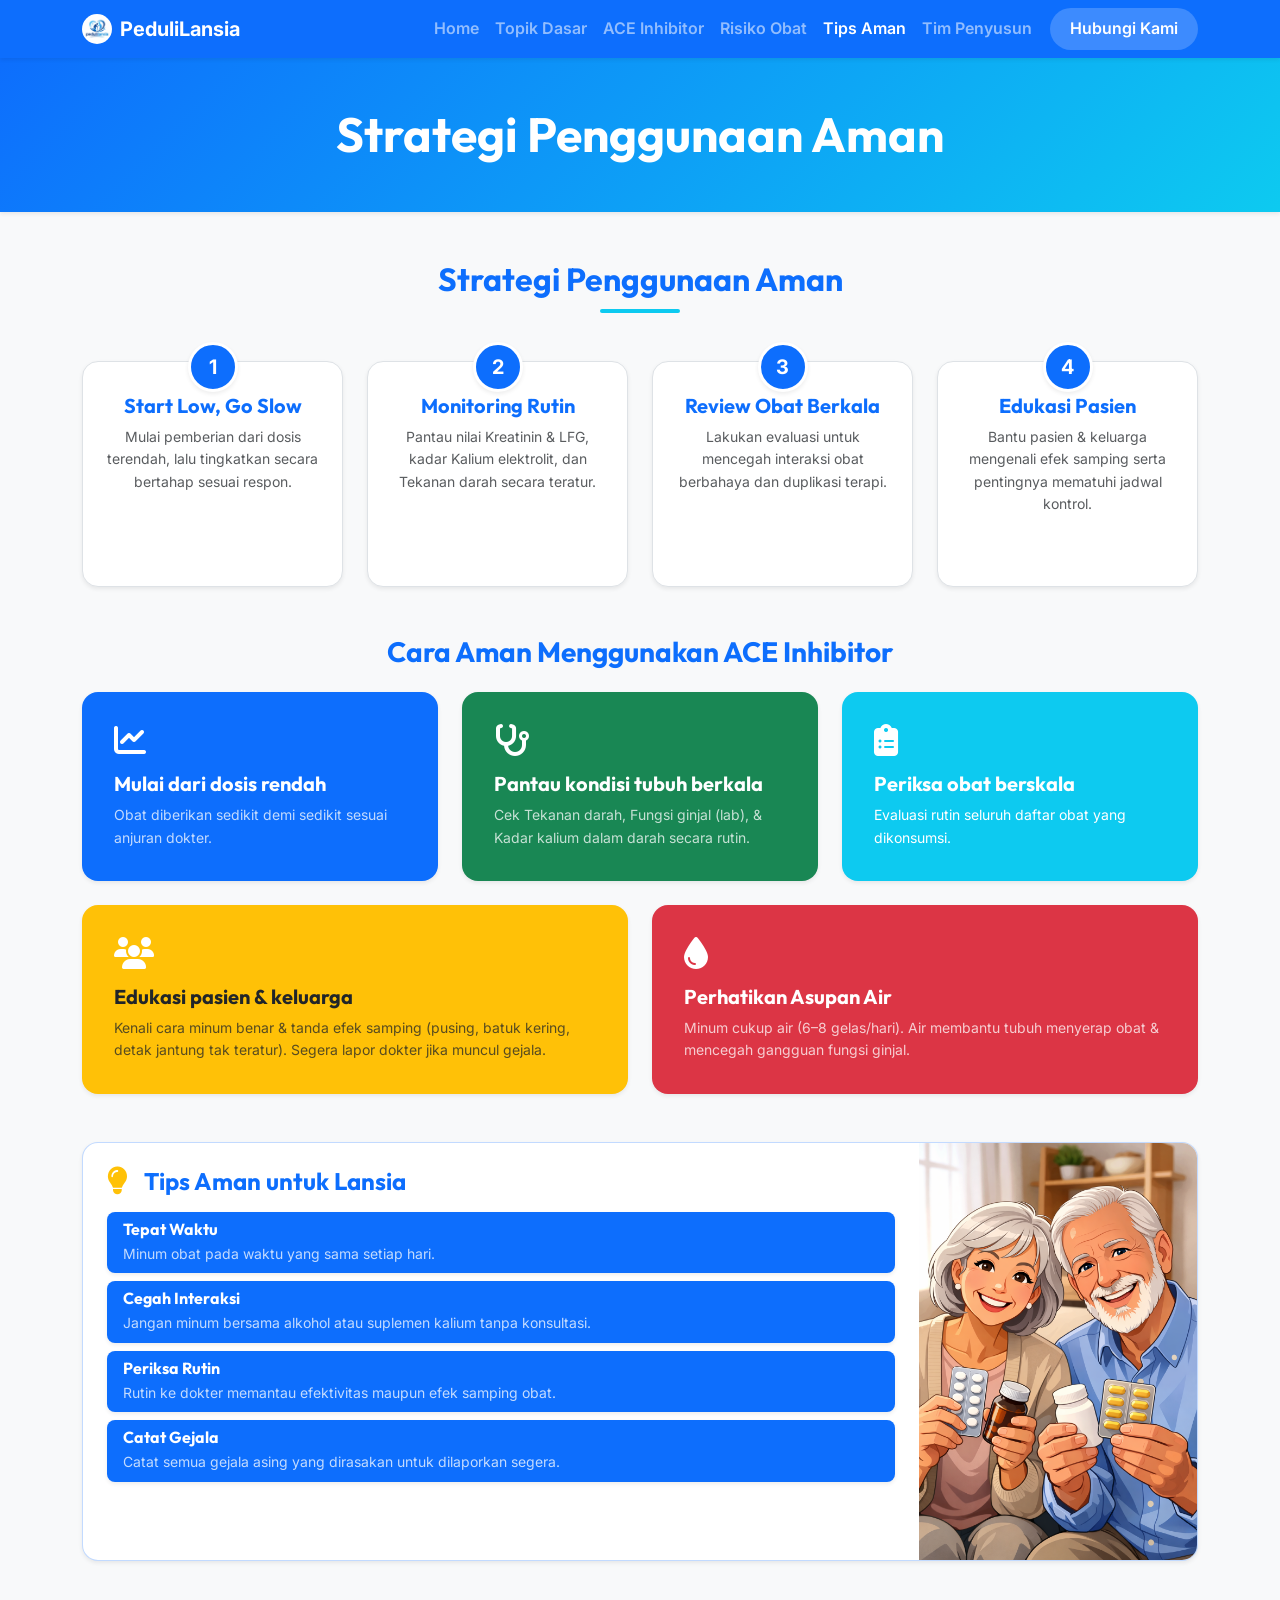
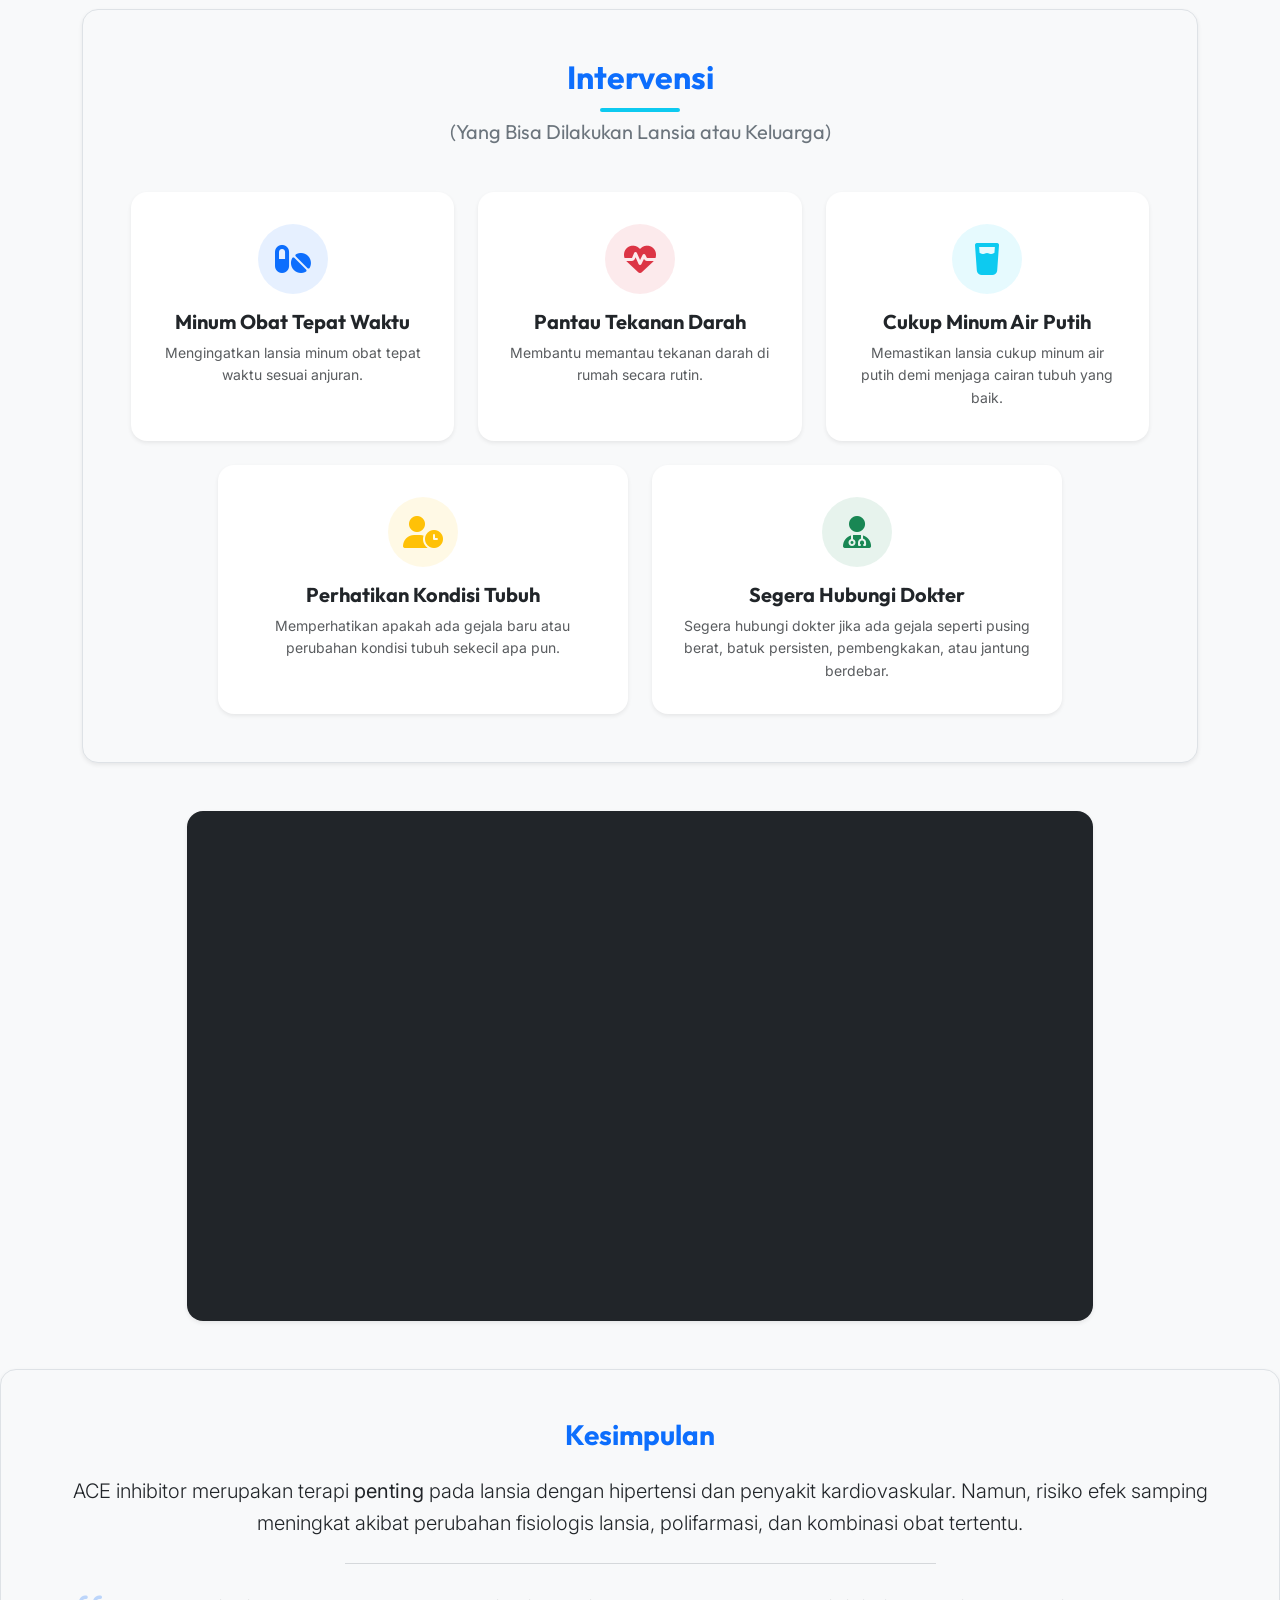
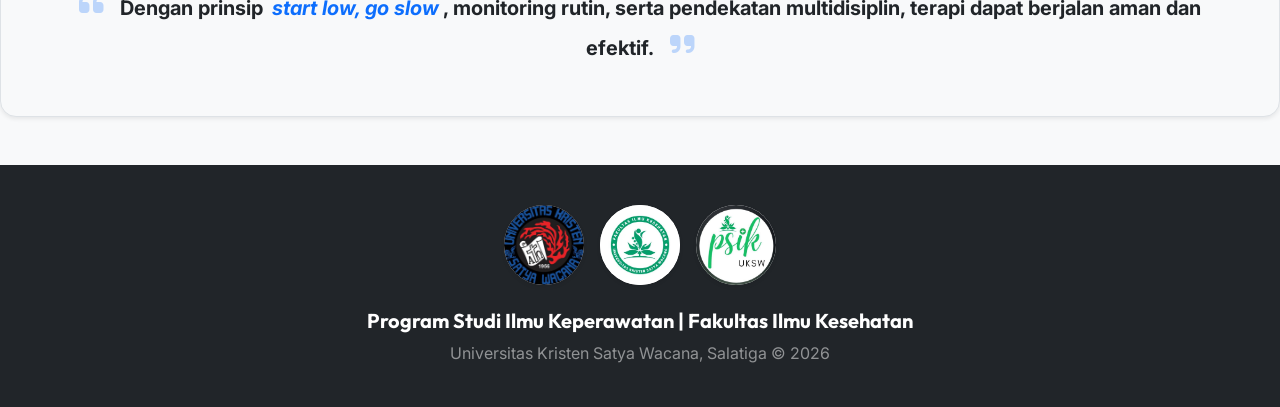
<file: strategi-panduan.html>
<!DOCTYPE html>
<html lang="id">

<head>
    <meta charset="UTF-8">
    <meta name="viewport" content="width=device-width, initial-scale=1.0">
    <title>Strategi & Panduan - ACE Inhibitor pada Lansia</title>
    <!-- Fonts -->
    <link href="https://fonts.googleapis.com/css2?family=Inter:wght@300;400;600&family=Outfit:wght@400;700&display=swap"
        rel="stylesheet">
    <!-- Bootstrap CSS -->
    <link href="https://cdn.jsdelivr.net/npm/bootstrap@5.3.0/dist/css/bootstrap.min.css" rel="stylesheet">
    <!-- FontAwesome -->
    <link rel="stylesheet" href="https://cdnjs.cloudflare.com/ajax/libs/font-awesome/6.4.0/css/all.min.css">
    <!-- Custom CSS -->
    <link rel="stylesheet" href="styles.css">
</head>

<body>

    <!-- Navbar -->
    <nav class="navbar navbar-expand-lg navbar-dark bg-primary sticky-top shadow-sm">
        <div class="container">
            <a class="navbar-brand fw-bold d-flex align-items-center" href="index.html">
                <img src="assets/logo.jpeg" alt="Logo" width="30" height="30"
                    class="d-inline-block align-text-top me-2 rounded-circle" style="object-fit:cover;">
                PeduliLansia
            </a>
            <button class="navbar-toggler" type="button" data-bs-toggle="collapse" data-bs-target="#navbarNav">
                <span class="navbar-toggler-icon"></span>
            </button>
            <div class="collapse navbar-collapse" id="navbarNav">
                <ul class="navbar-nav ms-auto fw-semibold">
                    <li class="nav-item"><a class="nav-link" href="index.html">Home</a></li>
                    <li class="nav-item"><a class="nav-link" href="latar-belakang.html">Topik Dasar</a></li>
                    <li class="nav-item"><a class="nav-link" href="ace-inhibitor.html">ACE Inhibitor</a></li>
                    <li class="nav-item"><a class="nav-link" href="penggunaan-risiko.html">Risiko Obat</a></li>
                    <li class="nav-item"><a class="nav-link active" href="strategi-panduan.html">Tips Aman</a>
                    </li>
                    <li class="nav-item"><a class="nav-link" href="anggota.html">Tim Penyusun</a></li>
                    <li class="nav-item"><a class="nav-link nav-link-btn" href="hubungi-kami.html">Hubungi Kami</a></li>
                </ul>
            </div>
        </div>
    </nav>

    <!-- Header Kecil -->
    <header class="bg-primary text-white py-5 mb-5 text-center shadow-sm"
        style="background: linear-gradient(135deg, #0d6efd 0%, #0dcaf0 100%);">
        <div class="container">
            <h1 class="display-5 fw-bold mb-0">Strategi Penggunaan Aman</h1>
        </div>
    </header>

    <main class="container">
        <!-- Strategi Penggunaan Aman -->
        <section class="mb-5">
            <h2 class="section-title">Strategi Penggunaan Aman</h2>
            <div class="row mt-5">
                <div class="col-md-6 col-lg-3">
                    <div class="strategy-step hover-elevate shadow-sm h-100 p-4 rounded-4 text-center border">
                        <div class="strategy-number shadow-sm bg-primary text-white fw-bold d-inline-flex align-items-center justify-content-center rounded-circle mb-3 border border-3 border-white"
                            style="width: 50px; height: 50px; font-size: 1.25rem;">1</div>
                        <h5 class="mt-2 fw-bold text-primary">Start Low, Go Slow</h5>
                        <p class="text-muted small">Mulai pemberian dari dosis terendah, lalu tingkatkan secara bertahap
                            sesuai respon.</p>
                    </div>
                </div>
                <div class="col-md-6 col-lg-3">
                    <div class="strategy-step hover-elevate shadow-sm h-100 p-4 rounded-4 text-center border">
                        <div class="strategy-number shadow-sm bg-primary text-white fw-bold d-inline-flex align-items-center justify-content-center rounded-circle mb-3 border border-3 border-white"
                            style="width: 50px; height: 50px; font-size: 1.25rem;">2</div>
                        <h5 class="mt-2 fw-bold text-primary">Monitoring Rutin</h5>
                        <p class="text-muted small">Pantau nilai Kreatinin & LFG, kadar Kalium elektrolit, dan Tekanan
                            darah secara teratur.</p>
                    </div>
                </div>
                <div class="col-md-6 col-lg-3">
                    <div class="strategy-step hover-elevate shadow-sm h-100 p-4 rounded-4 text-center border">
                        <div class="strategy-number shadow-sm bg-primary text-white fw-bold d-inline-flex align-items-center justify-content-center rounded-circle mb-3 border border-3 border-white"
                            style="width: 50px; height: 50px; font-size: 1.25rem;">3</div>
                        <h5 class="mt-2 fw-bold text-primary">Review Obat Berkala</h5>
                        <p class="text-muted small">Lakukan evaluasi untuk mencegah interaksi obat berbahaya dan
                            duplikasi terapi.</p>
                    </div>
                </div>
                <div class="col-md-6 col-lg-3">
                    <div class="strategy-step hover-elevate shadow-sm h-100 p-4 rounded-4 text-center border">
                        <div class="strategy-number shadow-sm bg-primary text-white fw-bold d-inline-flex align-items-center justify-content-center rounded-circle mb-3 border border-3 border-white"
                            style="width: 50px; height: 50px; font-size: 1.25rem;">4</div>
                        <h5 class="mt-2 fw-bold text-primary">Edukasi Pasien</h5>
                        <p class="text-muted small">Bantu pasien & keluarga mengenali efek samping serta pentingnya
                            mematuhi jadwal kontrol.</p>
                    </div>
                </div>
            </div>
        </section>


        <!-- Cara Aman Menggunakan ACE Inhibitor -->
        <section class="mb-5">
            <h3 class="fw-bold text-primary mb-4 text-center">Cara Aman Menggunakan ACE Inhibitor</h3>
            <div class="row g-4 align-items-stretch">
                <div class="col-md-6 col-lg-4">
                    <div class="card h-100 border-0 shadow-sm rounded-4 hover-elevate bg-primary text-white p-3">
                        <div class="card-body">
                            <i class="fas fa-chart-line fa-2x mb-3 text-white"></i>
                            <h5 class="fw-bold">Mulai dari dosis rendah</h5>
                            <p class="small mb-0 opacity-75">Obat diberikan sedikit demi sedikit sesuai anjuran dokter.
                            </p>
                        </div>
                    </div>
                </div>
                <div class="col-md-6 col-lg-4">
                    <div class="card h-100 border-0 shadow-sm rounded-4 hover-elevate bg-success text-white p-3">
                        <div class="card-body">
                            <i class="fas fa-stethoscope fa-2x mb-3 text-white"></i>
                            <h5 class="fw-bold">Pantau kondisi tubuh berkala</h5>
                            <p class="small mb-0 opacity-75">Cek Tekanan darah, Fungsi ginjal (lab), & Kadar kalium
                                dalam darah secara rutin.</p>
                        </div>
                    </div>
                </div>
                <div class="col-md-6 col-lg-4">
                    <div class="card h-100 border-0 shadow-sm rounded-4 hover-elevate bg-info text-white p-3">
                        <div class="card-body">
                            <i class="fas fa-clipboard-list fa-2x mb-3 text-white"></i>
                            <h5 class="fw-bold">Periksa obat berskala</h5>
                            <p class="small mb-0 text-white">Evaluasi rutin seluruh daftar obat yang dikonsumsi.</p>
                        </div>
                    </div>
                </div>
                <div class="col-md-6">
                    <div class="card h-100 border-0 shadow-sm rounded-4 hover-elevate bg-warning text-dark p-3">
                        <div class="card-body">
                            <i class="fas fa-users fa-2x mb-3 text-white"></i>
                            <h5 class="fw-bold">Edukasi pasien & keluarga</h5>
                            <p class="small mb-0 opacity-75">Kenali cara minum benar & tanda efek samping (pusing, batuk
                                kering, detak jantung tak teratur). Segera lapor dokter jika muncul gejala.</p>
                        </div>
                    </div>
                </div>
                <div class="col-md-6">
                    <div class="card h-100 border-0 shadow-sm rounded-4 hover-elevate bg-danger text-white p-3">
                        <div class="card-body">
                            <i class="fas fa-tint fa-2x mb-3 text-white"></i>
                            <h5 class="fw-bold">Perhatikan Asupan Air</h5>
                            <p class="small mb-0 opacity-75">Minum cukup air (6–8 gelas/hari). Air membantu tubuh
                                menyerap obat & mencegah gangguan fungsi ginjal.</p>
                        </div>
                    </div>
                </div>
            </div>
        </section>

        <!-- Tips Aman untuk Lansia -->
        <section class="mb-5 bg-white rounded-4 shadow-sm border border-primary border-opacity-25 overflow-hidden">
            <div class="row g-0 align-items-stretch">
                <!-- Image first on mobile, right on desktop -->
                <div class="col-12 col-md-4 col-lg-3 order-1 order-md-2 d-flex position-relative">
                    <img src="assets/tipsaman.png" alt="Tips Aman Lansia" class="w-100 h-100"
                        style="object-fit: cover; min-height: 200px;">
                </div>
                <!-- Text second on mobile, left on desktop -->
                <div class="col-12 col-md-8 col-lg-9 order-2 order-md-1 p-4 p-md-4">
                    <h3 class="fw-bold text-primary mb-3 d-flex align-items-center fs-4">
                        <i class="fas fa-lightbulb text-warning me-3 fs-3"></i> Tips Aman untuk Lansia
                    </h3>
                    <div class="row g-2">
                        <div class="col-12">
                            <div class="card h-100 border-0 shadow-sm rounded-3 bg-primary text-white">
                                <div class="card-body p-2 px-3">
                                    <h6 class="fw-bold mb-1">Tepat Waktu</h6>
                                    <p class="small mb-0 opacity-75">Minum obat pada waktu yang sama setiap hari.</p>
                                </div>
                            </div>
                        </div>
                        <div class="col-12">
                            <div class="card h-100 border-0 shadow-sm rounded-3 bg-primary text-white">
                                <div class="card-body p-2 px-3">
                                    <h6 class="fw-bold mb-1">Cegah Interaksi</h6>
                                    <p class="small mb-0 opacity-75">Jangan minum bersama alkohol atau suplemen kalium
                                        tanpa konsultasi.</p>
                                </div>
                            </div>
                        </div>
                        <div class="col-12">
                            <div class="card h-100 border-0 shadow-sm rounded-3 bg-primary text-white">
                                <div class="card-body p-2 px-3">
                                    <h6 class="fw-bold mb-1">Periksa Rutin</h6>
                                    <p class="small mb-0 opacity-75">Rutin ke dokter memantau efektivitas maupun efek
                                        samping obat.</p>
                                </div>
                            </div>
                        </div>
                        <div class="col-12">
                            <div class="card h-100 border-0 shadow-sm rounded-3 bg-primary text-white">
                                <div class="card-body p-2 px-3">
                                    <h6 class="fw-bold mb-1">Catat Gejala</h6>
                                    <p class="small mb-0 opacity-75">Catat semua gejala asing yang dirasakan untuk
                                        dilaporkan segera.</p>
                                </div>
                            </div>
                        </div>
                    </div>
                </div>
            </div>
        </section>

        <!-- Intervensi Lansia & Keluarga -->
        <section class="mb-5 bg-light p-4 p-md-5 rounded-4 shadow-sm border">
            <div class="text-center mb-5">
                <h2 class="section-title text-primary fw-bold mb-2">Intervensi</h2>
                <h5 class="text-secondary fw-normal">(Yang Bisa Dilakukan Lansia atau Keluarga)</h5>
            </div>

            <div class="row g-4 justify-content-center">
                <!-- Item 1 -->
                <div class="col-md-6 col-lg-4">
                    <div class="card h-100 border-0 shadow-sm rounded-4 hover-elevate bg-white p-3 text-center">
                        <div class="card-body">
                            <div class="icon-circle bg-primary bg-opacity-10 text-primary mx-auto mb-3"
                                style="width: 70px; height: 70px; border-radius: 50%; display: flex; align-items: center; justify-content: center;">
                                <i class="fas fa-pills fa-2x"></i>
                            </div>
                            <h5 class="fw-bold text-dark">Minum Obat Tepat Waktu</h5>
                            <p class="text-muted small mb-0">Mengingatkan lansia minum obat tepat waktu sesuai anjuran.
                            </p>
                        </div>
                    </div>
                </div>

                <!-- Item 2 -->
                <div class="col-md-6 col-lg-4">
                    <div class="card h-100 border-0 shadow-sm rounded-4 hover-elevate bg-white p-3 text-center">
                        <div class="card-body">
                            <div class="icon-circle bg-danger bg-opacity-10 text-danger mx-auto mb-3"
                                style="width: 70px; height: 70px; border-radius: 50%; display: flex; align-items: center; justify-content: center;">
                                <i class="fas fa-heartbeat fa-2x"></i>
                            </div>
                            <h5 class="fw-bold text-dark">Pantau Tekanan Darah</h5>
                            <p class="text-muted small mb-0">Membantu memantau tekanan darah di rumah secara rutin.</p>
                        </div>
                    </div>
                </div>

                <!-- Item 3 -->
                <div class="col-md-6 col-lg-4">
                    <div class="card h-100 border-0 shadow-sm rounded-4 hover-elevate bg-white p-3 text-center">
                        <div class="card-body">
                            <div class="icon-circle bg-info bg-opacity-10 text-info mx-auto mb-3"
                                style="width: 70px; height: 70px; border-radius: 50%; display: flex; align-items: center; justify-content: center;">
                                <i class="fas fa-glass-water fa-2x"></i>
                            </div>
                            <h5 class="fw-bold text-dark">Cukup Minum Air Putih</h5>
                            <p class="text-muted small mb-0">Memastikan lansia cukup minum air putih demi menjaga cairan
                                tubuh yang baik.</p>
                        </div>
                    </div>
                </div>

                <!-- Item 4 -->
                <div class="col-md-6 col-lg-5">
                    <div class="card h-100 border-0 shadow-sm rounded-4 hover-elevate bg-white p-3 text-center">
                        <div class="card-body">
                            <div class="icon-circle bg-warning bg-opacity-10 text-warning mx-auto mb-3"
                                style="width: 70px; height: 70px; border-radius: 50%; display: flex; align-items: center; justify-content: center;">
                                <i class="fas fa-user-clock fa-2x"></i>
                            </div>
                            <h5 class="fw-bold text-dark">Perhatikan Kondisi Tubuh</h5>
                            <p class="text-muted small mb-0">Memperhatikan apakah ada gejala baru atau perubahan kondisi
                                tubuh sekecil apa pun.</p>
                        </div>
                    </div>
                </div>

                <!-- Item 5 -->
                <div class="col-md-6 col-lg-5">
                    <div class="card h-100 border-0 shadow-sm rounded-4 hover-elevate bg-white p-3 text-center">
                        <div class="card-body">
                            <div class="icon-circle bg-success bg-opacity-10 text-success mx-auto mb-3"
                                style="width: 70px; height: 70px; border-radius: 50%; display: flex; align-items: center; justify-content: center;">
                                <i class="fas fa-user-md fa-2x"></i>
                            </div>
                            <h5 class="fw-bold text-dark">Segera Hubungi Dokter</h5>
                            <p class="text-muted small mb-0">Segera hubungi dokter jika ada gejala seperti pusing berat,
                                batuk persisten, pembengkakan, atau jantung berdebar.</p>
                        </div>
                    </div>
                </div>
            </div>
        </section>

        <!-- Section 1: Video Role Play -->
        <section class="container mb-5">
            <div class="row justify-content-center">
                <div class="col-lg-10">
                    <div class="card shadow-sm border-0 rounded-4 overflow-hidden">
                        <div class="card-body p-0">
                            <div class="ratio ratio-16x9 bg-dark">
                                <iframe src="https://www.youtube.com/embed/vHBJX5f6fGs?si=gcLzmwMmsvR1MUir"
                                    title="Video Role Play" allowfullscreen></iframe>
                            </div>
                        </div>
                    </div>
                </div>
            </div>
        </section>
    </main>

    <!-- Kesimpulan -->
    <section class="mb-5 bg-light p-4 p-md-5 rounded-4 text-center border shadow-sm">
        <h3 class="mb-4 text-primary fw-bold">Kesimpulan</h3>
        <p class="lead">ACE inhibitor merupakan terapi <strong>penting</strong> pada lansia dengan hipertensi dan
            penyakit kardiovaskular. Namun, risiko efek samping meningkat akibat perubahan fisiologis lansia,
            polifarmasi, dan kombinasi obat tertentu.</p>
        <hr class="w-50 mx-auto my-4 text-muted border-secondary opacity-25">
        <p class="fw-bold text-dark mb-0 fs-5 lh-lg"><i
                class="fas fa-quote-left text-primary opacity-25 me-3 fs-3"></i>Dengan
            prinsip <em class="text-primary px-1">start low, go slow</em>, monitoring rutin, serta pendekatan
            multidisiplin, terapi dapat
            berjalan aman dan efektif.<i class="fas fa-quote-right text-primary opacity-25 ms-3 fs-3"></i></p>
    </section>
    </main>

    <footer class="mt-auto">
        <div class="container">
            <div class="d-flex justify-content-center align-items-center gap-3 mb-4">
                <div class="footer-logo-circle">
                    <img src="assets/logo_uksw.jpeg" alt="Logo UKSW" class="footer-zoom">
                </div>
                <div class="footer-logo-circle">
                    <img src="assets/LOGOFIK.jpeg" alt="Logo FIK UKSW" class="footer-zoom"
                        onerror="this.src='assets/LOGOFIK.jpeg'">
                </div>
                <div class="footer-logo-circle">
                    <img src="assets/logo_psik.jpeg" alt="Logo PSIK" class="footer-zoom">
                </div>
            </div>
            <h5>Program Studi Ilmu Keperawatan | Fakultas Ilmu Kesehatan</h5>
            <p class="mb-0 text-white-50">Universitas Kristen Satya Wacana, Salatiga &copy; 2026</p>
        </div>
    </footer>

    <!-- Bootstrap JS -->
    <script src="https://cdn.jsdelivr.net/npm/bootstrap@5.3.0/dist/js/bootstrap.bundle.min.js"></script>
    <script src="script.js"></script>
</body>

</html>
</file>
<file: styles.css>
:root {
    --primary-color: #0d6efd;
    --secondary-color: #6c757d;
    --accent-color: #0dcaf0;
    --light-bg: #f8f9fa;
    --dark-text: #212529;
    --card-bg: #ffffff;
}

body {
    font-family: 'Inter', sans-serif;
    color: var(--dark-text);
    background-color: var(--light-bg);
    line-height: 1.6;
}

/* Navbar Button Style */
.nav-link-btn {
    background-color: rgba(255, 255, 255, 0.2);
    border-radius: 50px;
    padding: 8px 20px !important;
    margin-left: 10px;
    transition: all 0.3s ease !important;
    color: #fff !important;
}

.nav-link-btn:hover {
    background-color: #fff !important;
    color: var(--primary-color) !important;
    transform: translateY(-2px);
    box-shadow: 0 4px 10px rgba(0, 0, 0, 0.1);
}

.nav-link-btn.active {
    background-color: #fff !important;
    color: var(--primary-color) !important;
}

h1,
h2,
h3,
h4,
h5,
h6 {
    font-family: 'Outfit', sans-serif;
    font-weight: 700;
}

/* Hero Section */
.hero-section {
    background: linear-gradient(135deg, rgba(13, 110, 253, 0.9), rgba(13, 202, 240, 0.9)), url('https://images.unsplash.com/photo-1576091160399-112ba8d25d1d?ixlib=rb-4.0.3&auto=format&fit=crop&w=2070&q=80') center/cover no-repeat;
    color: white;
    padding: 100px 0;
    text-align: center;
    border-bottom-left-radius: 50px;
    border-bottom-right-radius: 50px;
    box-shadow: 0 10px 30px rgba(0, 0, 0, 0.1);
    margin-bottom: 50px;
}

.logo-wrapper {
    transition: transform 0.3s ease;
    display: flex;
    align-items: center;
    justify-content: center;
}

.footer-logo-circle {
    width: 80px;
    height: 80px;
    padding: 0;
    /* Removing padding to allow the crop to follow the outer circle */
    background-color: white;
    border-radius: 50%;
    box-shadow: 0 0.125rem 0.25rem rgba(0, 0, 0, 0.075);
    display: flex;
    align-items: center;
    justify-content: center;
    overflow: hidden;
}

.footer-logo-circle img {
    width: 100%;
    height: 100%;
    object-fit: cover;
    /* This will crop the logo into the circle */
}

.logo-wrapper.hero-size {
    width: 180px;
    height: 180px;
}

.logo-wrapper.footer-size {
    width: 140px;
    height: 140px;
}

.logo-img {
    width: 100%;
    height: 100%;
    object-fit: cover;
    transition: transform 0.3s ease;
}

.hero-zoom {
    transform: scale(1.3);
}

.footer-zoom {
    transform: scale(1);
}

.hero-subtitle {
    font-size: 1.2rem;
    font-weight: 300;
    margin-top: 20px;
    opacity: 0.9;
}

/* Sections */
.section-title {
    text-align: center;
    margin-bottom: 40px;
    position: relative;
    padding-bottom: 15px;
    color: var(--primary-color);
}

.section-title::after {
    content: '';
    position: absolute;
    bottom: 0;
    left: 50%;
    transform: translateX(-50%);
    width: 80px;
    height: 4px;
    background-color: var(--accent-color);
    border-radius: 2px;
}

/* Cards */
.feature-card {
    background: var(--card-bg);
    border-radius: 15px;
    padding: 30px;
    height: 100%;
    transition: all 0.3s ease;
    box-shadow: 0 5px 15px rgba(0, 0, 0, 0.05);
    border: 1px solid rgba(0, 0, 0, 0.05);
    display: flex;
    flex-direction: column;
    align-items: center;
    text-align: center;
}

.feature-card:hover {
    transform: translateY(-10px);
    box-shadow: 0 15px 30px rgba(0, 0, 0, 0.1);
    border-color: var(--accent-color);
}

.card-icon-wrapper {
    width: 80px;
    height: 80px;
    background: rgba(13, 110, 253, 0.1);
    border-radius: 50%;
    display: flex;
    align-items: center;
    justify-content: center;
    margin-bottom: 20px;
    color: var(--primary-color);
    font-size: 2rem;
    transition: all 0.3s ease;
}

.hover-elevate {
    transition: transform 0.3s ease, box-shadow 0.3s ease;
}

.hover-elevate:hover {
    transform: translateY(-5px);
    box-shadow: 0 10px 20px rgba(0, 0, 0, 0.1) !important;
}

.feature-card:hover .card-icon-wrapper {
    background: var(--primary-color);
    color: white;
}

.horizontal-scrolling-container {
    display: flex;
    flex-wrap: nowrap;
    overflow-x: auto;
    gap: 20px;
    padding-bottom: 20px;
    -webkit-overflow-scrolling: touch;
    scrollbar-width: thin;
}

.horizontal-scrolling-container::-webkit-scrollbar {
    height: 8px;
}

.horizontal-scrolling-container::-webkit-scrollbar-thumb {
    background-color: var(--accent-color);
    border-radius: 10px;
}

.horizontal-scrolling-container .card-item {
    flex: 0 0 300px;
}

/* List Groups */
.custom-list-group .list-group-item {
    border: none;
    background: transparent;
    padding-left: 35px;
    position: relative;
    margin-bottom: 10px;
    font-size: 1.1rem;
}

.custom-list-group .list-group-item::before {
    content: '\f058';
    /* FontAwesome check-circle */
    font-family: 'Font Awesome 5 Free';
    font-weight: 900;
    position: absolute;
    left: 0;
    top: 50%;
    transform: translateY(-50%);
    color: var(--accent-color);
    font-size: 1.2rem;
}

/* Warning/Success Cards */
.alert-card {
    border-radius: 10px;
    padding: 20px;
    margin-bottom: 20px;
    display: flex;
    align-items: center;
    box-shadow: 0 3px 10px rgba(0, 0, 0, 0.05);
}

.alert-card.success {
    background-color: rgba(25, 135, 84, 0.1);
    border-left: 5px solid #198754;
}

.alert-card.warning {
    background-color: rgba(255, 193, 7, 0.1);
    border-left: 5px solid #ffc107;
}

.alert-card.danger {
    background-color: rgba(220, 53, 69, 0.1);
    border-left: 5px solid #dc3545;
}

.alert-icon {
    font-size: 2rem;
    margin-right: 20px;
}

.success .alert-icon {
    color: #198754;
}

.warning .alert-icon {
    color: #ffc107;
}

.danger .alert-icon {
    color: #dc3545;
}

/* Strategy section */
.strategy-step {
    text-align: center;
    padding: 30px 20px;
    background: white;
    border-radius: 15px;
    box-shadow: 0 5px 15px rgba(0, 0, 0, 0.05);
    margin-bottom: 30px;
    position: relative;
    z-index: 1;
}

.strategy-number {
    position: absolute;
    top: -20px;
    left: 50%;
    transform: translateX(-50%);
    width: 50px;
    height: 50px;
    background: var(--primary-color);
    color: white;
    border-radius: 50%;
    display: flex;
    align-items: center;
    justify-content: center;
    font-size: 1.5rem;
    font-weight: bold;
    box-shadow: 0 4px 10px rgba(0, 0, 0, 0.2);
}

/* Footer */
footer {
    background: var(--dark-text);
    color: white;
    padding: 40px 0;
    text-align: center;
    margin-top: 50px;
}
</file>
